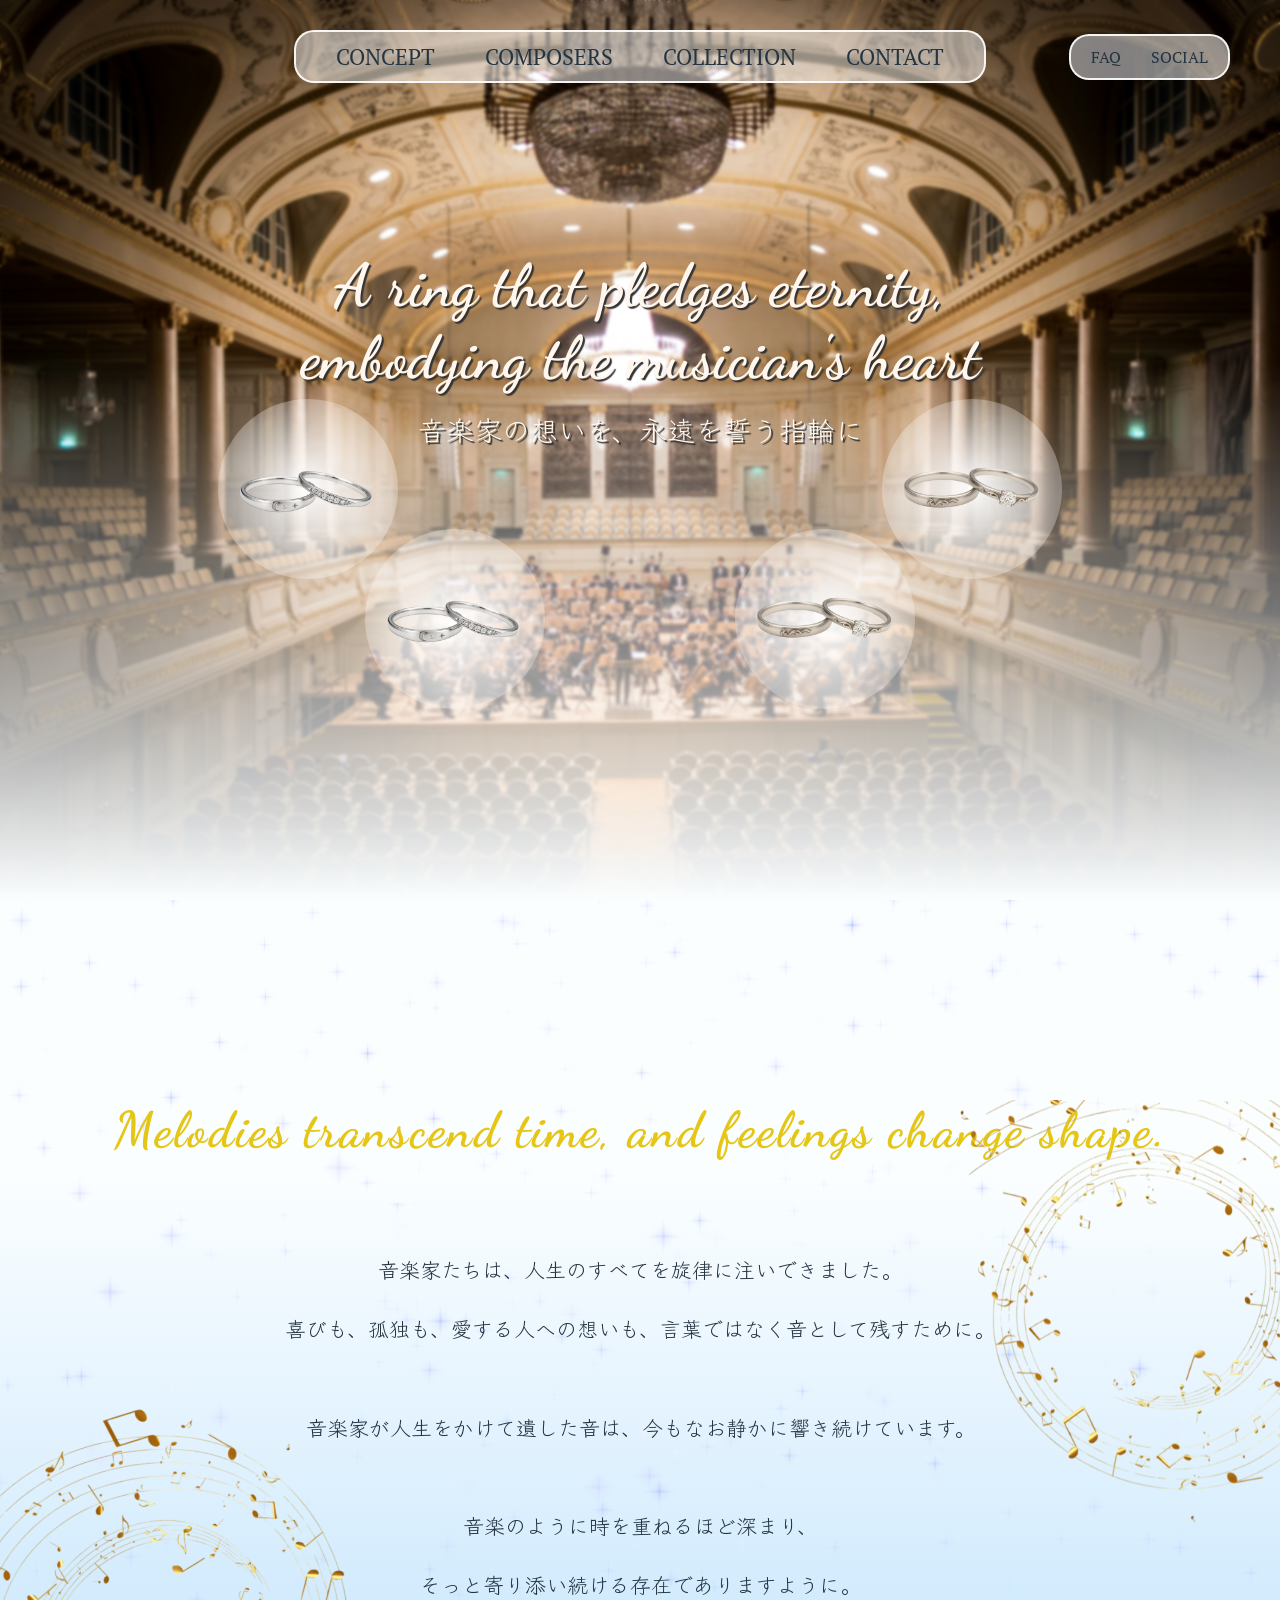
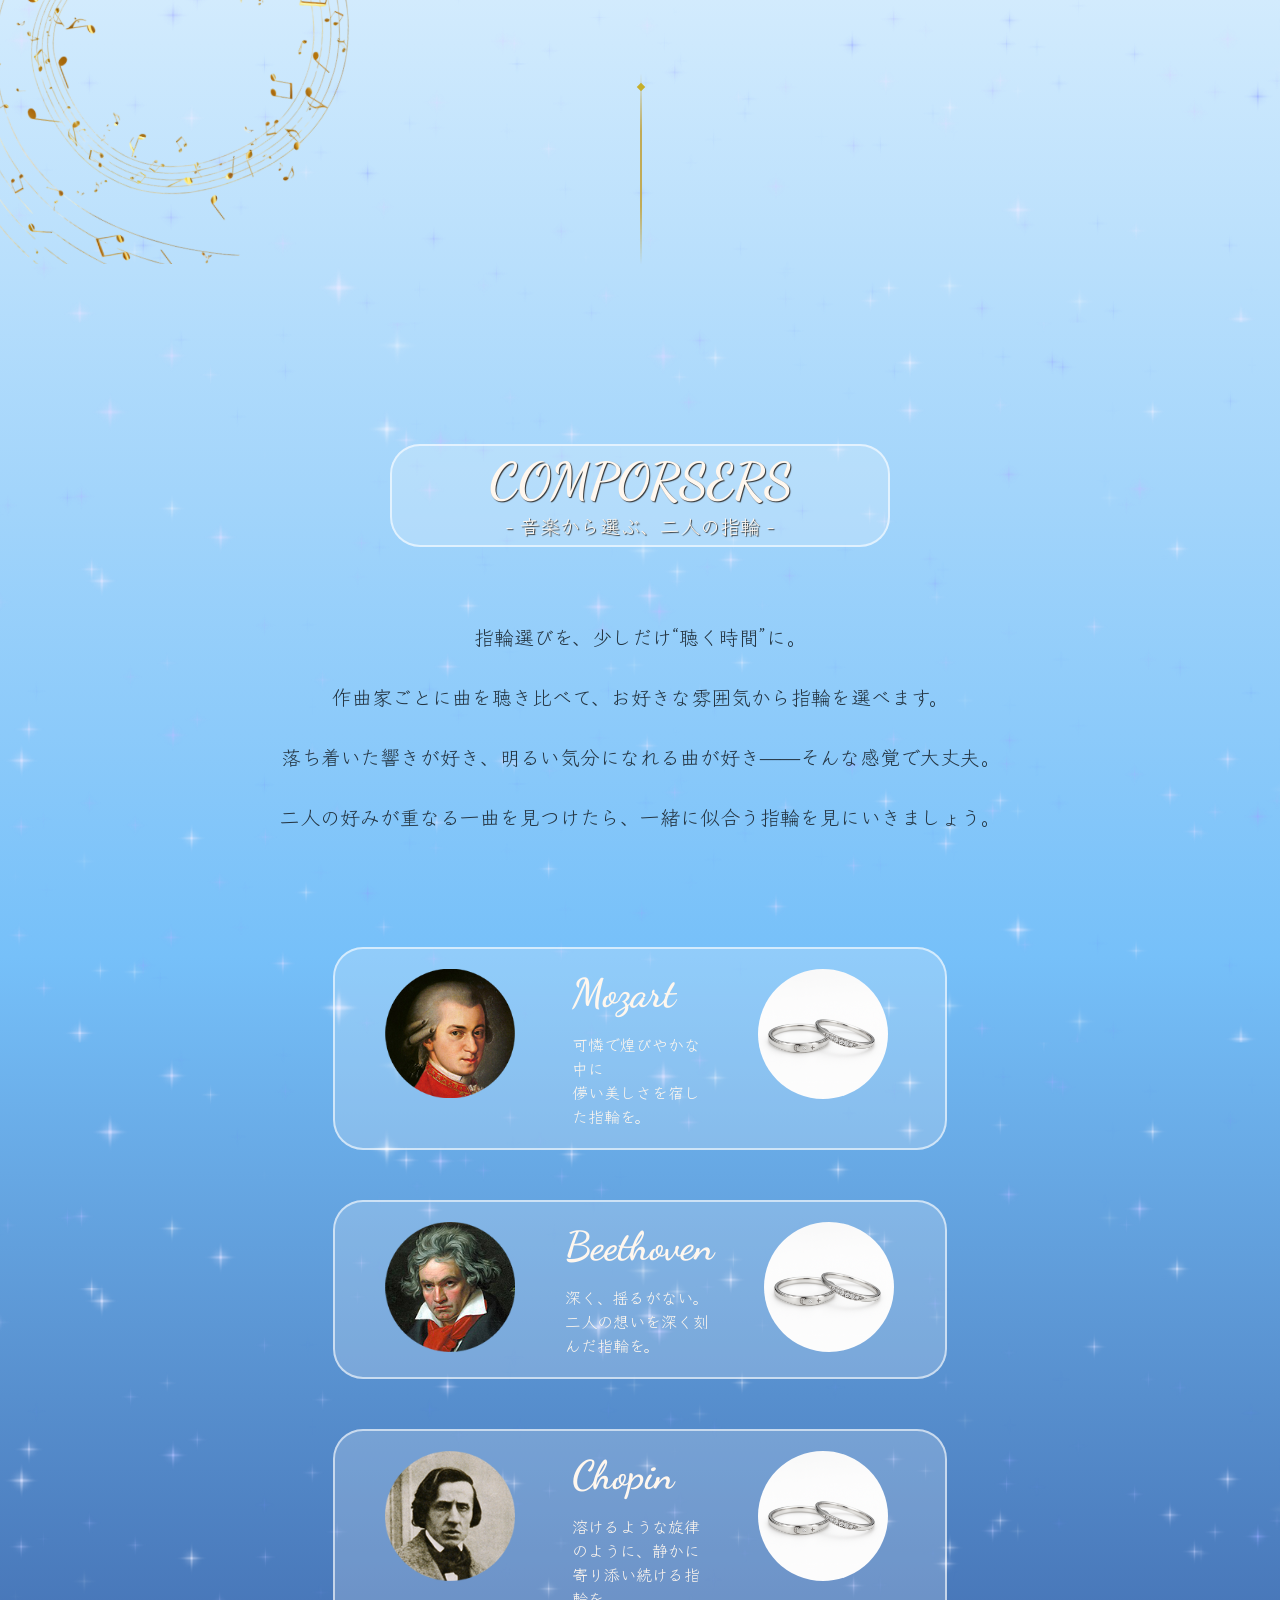
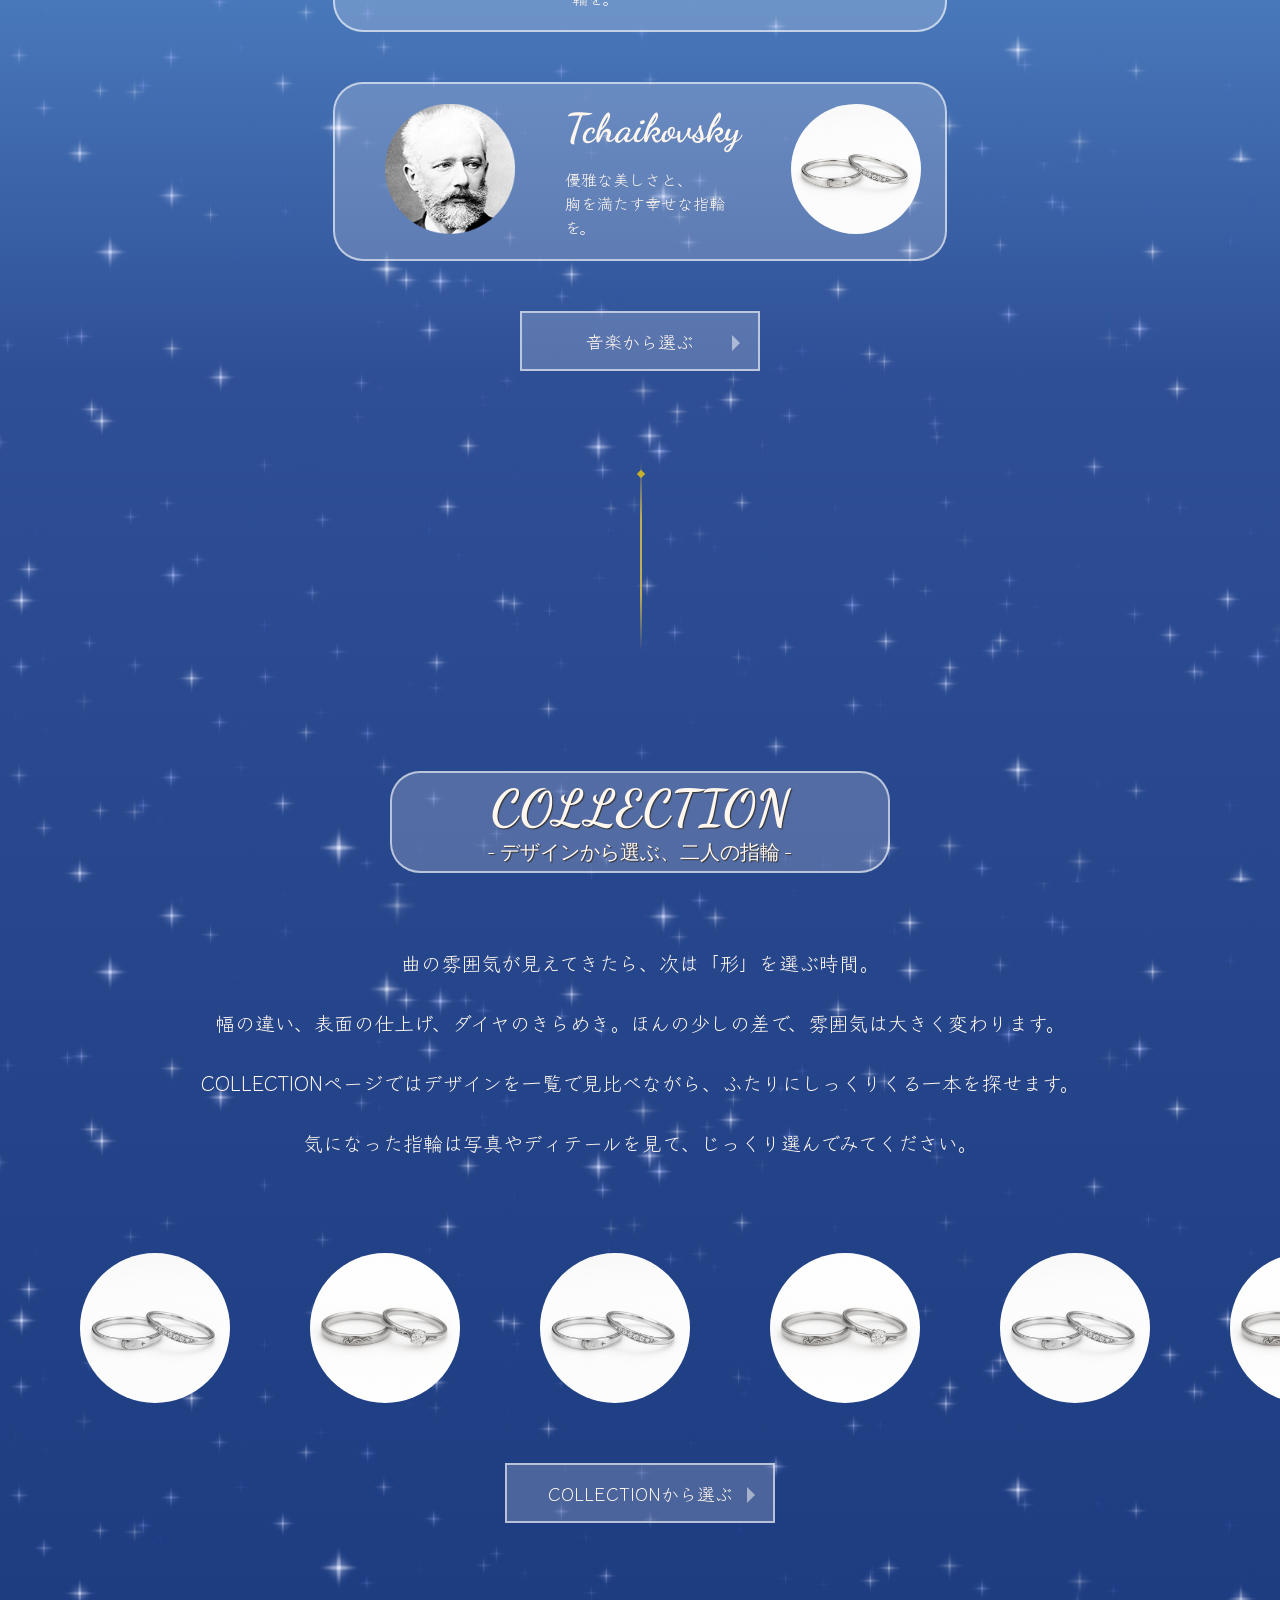
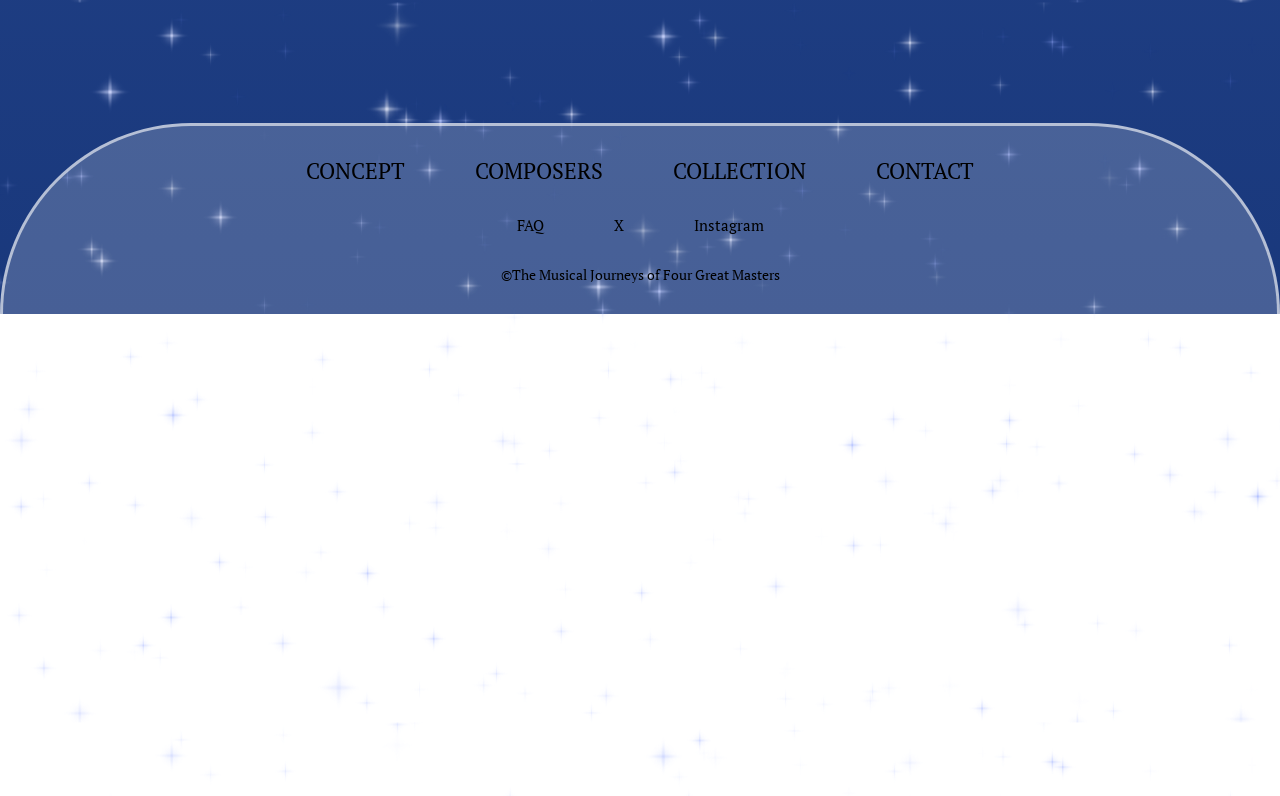
<file: index.html>
<!DOCTYPE html>
<html lang="ja">

<head>
    <meta charset="UTF-8">
    <meta name="description" content="音楽家 タイムライン">
    <meta name="viewport" content="width=device-width, initial-scale=1.0">
    <link rel="stylesheet" href="css/style.css">
    <link rel="preconnect" href="https://fonts.googleapis.com">
    <link rel="preconnect" href="https://fonts.gstatic.com" crossorigin>
    <link href="https://fonts.googleapis.com/css2?family=Klee+One&display=swap" rel="stylesheet">
    <link rel="preconnect" href="https://fonts.googleapis.com">
    <link rel="preconnect" href="https://fonts.gstatic.com" crossorigin>
    <link
        href="https://fonts.googleapis.com/css2?family=Klee+One&family=Noto+Serif+JP:wght@200..900&family=PT+Serif:ital,wght@0,400;0,700;1,400;1,700&display=swap"
        rel="stylesheet">
    <link rel="preconnect" href="https://fonts.googleapis.com">
    <link rel="preconnect" href="https://fonts.gstatic.com" crossorigin>
    <link
        href="https://fonts.googleapis.com/css2?family=Dancing+Script:wght@400..700&family=Klee+One&family=Noto+Serif+JP:wght@200..900&family=PT+Serif:ital,wght@0,400;0,700;1,400;1,700&display=swap"
        rel="stylesheet">
    <meta name="robots" content="noindex">
    <title>音楽家 タイムライン</title>
</head>

<body>
    <header>
        <div class="left">
            <span></span>
            <span></span>
            <span></span>
        </div>
        <nav>
            <ul>
                <li><a href="./index.html">CONCEPT</a></li>
                <li><a href="./comporsers.html">COMPOSERS</a></li>
                <li><a href="./collection.html">COLLECTION</a></li>
                <li><a href="./contact.html">CONTACT</a></li>
            </ul>
        </nav>
        <div class="right iro">
            <ul>
                <li><a href="#">FAQ</a></li>
                <li>SOCIAL
                    <ul class="social">
                        <li><a class="sns" href="#">X</a></li>
                        <li><a class="sns" href="#">Instagram</a></li>
                    </ul>
                </li>
            </ul>
        </div>
    </header>
    <a class="backbutton" href="#backbutton">
        TOPに戻る
    </a>
    <div class="gradation" id="backbutton">
        <main>
            <div class="section1">
                <div class="text1">
                    <h1>A ring that pledges eternity,<br>
                        embodying the musician's heart</h1>
                    <p>音楽家の想いを、永遠を誓う指輪に</p>
                </div>
                <div class="rings">
                    <div class="ue">
                        <div class="topring">
                            <img src="./img/B_gekkou-kiritori.png" alt="B_gekkou">
                        </div>
                        <div class="topring">
                            <img src="./img/B_elize-kiritori.png" alt="elize">
                        </div>
                    </div>
                    <div class="shita">
                        <div class="topring">
                            <img src="./img/B_gekkou-kiritori.png" alt="B_gekkou">
                        </div>
                        <div class="topring">
                            <img src="./img/B_elize-kiritori.png" alt="elize">
                        </div>
                    </div>
                </div>
            </div>
            <div>
                <!-- <p class="backbutton"> -->
                <!-- </p> -->
            </div>
            <div class="poem">
                <h2 class="huwa">Melodies transcend time, and feelings change shape.</h2>
                <div class="poemcontent">
                    <p class="huwa">音楽家たちは、人生のすべてを旋律に注いできました。<br>
                        喜びも、孤独も、愛する人への想いも、言葉ではなく音として残すために。<br>
                    </p>
                    <p class="huwa">
                        音楽家が人生をかけて遺した音は、今もなお静かに響き続けています。<br>
                    </p>
                    <p class="huwa">
                        音楽のように時を重ねるほど深まり、<br>
                        そっと寄り添い続ける存在でありますように。<br>

                    </p>
                </div>
                <div class="border huwa">
                    <img src="./img/spacer.png" alt="spacer">
                </div>
            </div>
            <div class="listenMusic">
                <div class="categorytitle huwa">
                    <h2>COMPORSERS</h2>
                    <span>- 音楽から選ぶ、二人の指輪 -</span>
                </div>
                <p class="annai huwa">指輪選びを、少しだけ“聴く時間”に。<br>
                    作曲家ごとに曲を聴き比べて、お好きな雰囲気から指輪を選べます。<br>
                    落ち着いた響きが好き、明るい気分になれる曲が好き——そんな感覚で大丈夫。<br>
                    二人の好みが重なる一曲を見つけたら、一緒に似合う指輪を見にいきましょう。
                </p>
                <ul class="category">
                    <li class="huwa">
                        <a href="./comporsers.html">
                            <div class="categoryleft">
                                <img src="./img/Mozartーkao.png" alt="Mozart">
                            </div>
                            <div class="categorycenter">
                                <h3>Mozart</h3>
                                <p>可憐で煌びやかな中に<br>儚い美しさを宿した指輪を。</p>
                            </div>
                            <div class="categoryright">
                                <img src="./img/B_gekkou.png" alt="B_gekkou">
                            </div>
                        </a>
                    </li>
                    <li class="huwa">
                        <a href="./comporsers.html">
                            <div class="categoryleft">
                                <img src="./img/Beethoven-kao.png" alt="Beethoven">
                            </div>
                            <div class="categorycenter">
                                <h3>Beethoven</h3>
                                <p>深く、揺るがない。<br>二人の想いを深く刻んだ指輪を。</p>
                            </div>
                            <div class="categoryright">
                                <img src="./img/B_gekkou.png" alt="B_gekkou">
                            </div>
                        </a>
                    </li>
                    <li class="huwa">
                        <a href="./comporsers.html">
                            <div class="categoryleft">
                                <img src="./img/chopin-kao.png" alt="Chopin">
                            </div>
                            <div class="categorycenter">
                                <h3>Chopin</h3>
                                <p>溶けるような旋律のように、静かに寄り添い続ける指輪を。</p>
                            </div>
                            <div class="categoryright">
                                <img src="./img/B_gekkou.png" alt="B_gekkou">
                            </div>
                        </a>
                    </li>
                    <li class="huwa">
                        <a href="./comporsers.html">
                            <div class="categoryleft">
                                <img src="./img/Tchaikovsky-kao.png" alt="Tchaikovsky">
                            </div>
                            <div class="categorycenter">
                                <h3>Tchaikovsky</h3>
                                <p>優雅な美しさと、<br>胸を満たす幸せな指輪を。</p>
                            </div>
                            <div class="categoryright">
                                <img src="./img/B_gekkou.png" alt="B_gekkou">
                            </div>
                        </a>
                    </li>
                </ul>
                <p class="huwa">
                    <a class="button" href="./comporsers.html">
                        音楽から選ぶ
                    </a>
                </p>
                <div class="border huwa">
                    <img src="./img/spacer.png" alt="spacer">
                </div>
            </div>
            <div class="collection">
                <div class="collectiontitle huwa">
                    <h2>COLLECTION</h2>
                    <span>- デザインから選ぶ、二人の指輪 -</span>
                </div>
                <p class="annai huwa">曲の雰囲気が見えてきたら、次は「形」を選ぶ時間。<br>
                    幅の違い、表面の仕上げ、ダイヤのきらめき。<br class="br">ほんの少しの差で、雰囲気は大きく変わります。<br>
                    COLLECTIONページではデザインを一覧で見比べながら、<br class="br">ふたりにしっくりくる一本を探せます。<br>
                    気になった指輪は写真やディテールを見て、<br class="br">じっくり選んでみてください。</p>
                <div class="ringCollection huwa">
                    <div class="top">
                        <ul>
                            <li><img src="./img/B_gekkou.png" alt=""></li>
                            <li><img src="./img/B_elize.png" alt=""></li>
                            <li><img src="./img/B_gekkou.png" alt=""></li>
                            <li><img src="./img/B_elize.png" alt=""></li>
                            <li><img src="./img/B_gekkou.png" alt=""></li>
                            <li><img src="./img/B_elize.png" alt=""></li>
                            <li><img src="./img/B_gekkou.png" alt=""></li>
                            <li><img src="./img/B_elize.png" alt=""></li>
                        </ul>
                        <ul>
                            <li><img src="./img/B_gekkou.png" alt=""></li>
                            <li><img src="./img/B_elize.png" alt=""></li>
                            <li><img src="./img/B_gekkou.png" alt=""></li>
                            <li><img src="./img/B_elize.png" alt=""></li>
                            <li><img src="./img/B_gekkou.png" alt=""></li>
                            <li><img src="./img/B_elize.png" alt=""></li>
                            <li><img src="./img/B_gekkou.png" alt=""></li>
                            <li><img src="./img/B_elize.png" alt=""></li>
                        </ul>
                    </div>
                </div>
                <p class="huwa">
                    <a class="button" href="./collection.html">
                        COLLECTIONから選ぶ
                    </a>
                </p>
            </div>
        </main>
        <footer>
            <nav>
                <ul>
                    <li><a href="./index.html">CONCEPT</a></li>
                    <li><a href="./comporsers.html">COMPOSERS</a></li>
                    <li><a href="./collection.html">COLLECTION</a></li>
                    <li><a href="./contact.html">CONTACT</a></li>
                </ul>
            </nav>
            <div class="detailfooter">
                <ul>
                    <li><a href="#">FAQ</a></li>
                    <li><a href="#">X</a></li>
                    <li><a href="#">Instagram</a></li>
                </ul>
            </div>
            <span>&copy;The Musical Journeys of Four Great Masters</span>
        </footer>
    </div>
    <script src="./js/script.js"></script>
</body>

</html>
</file>
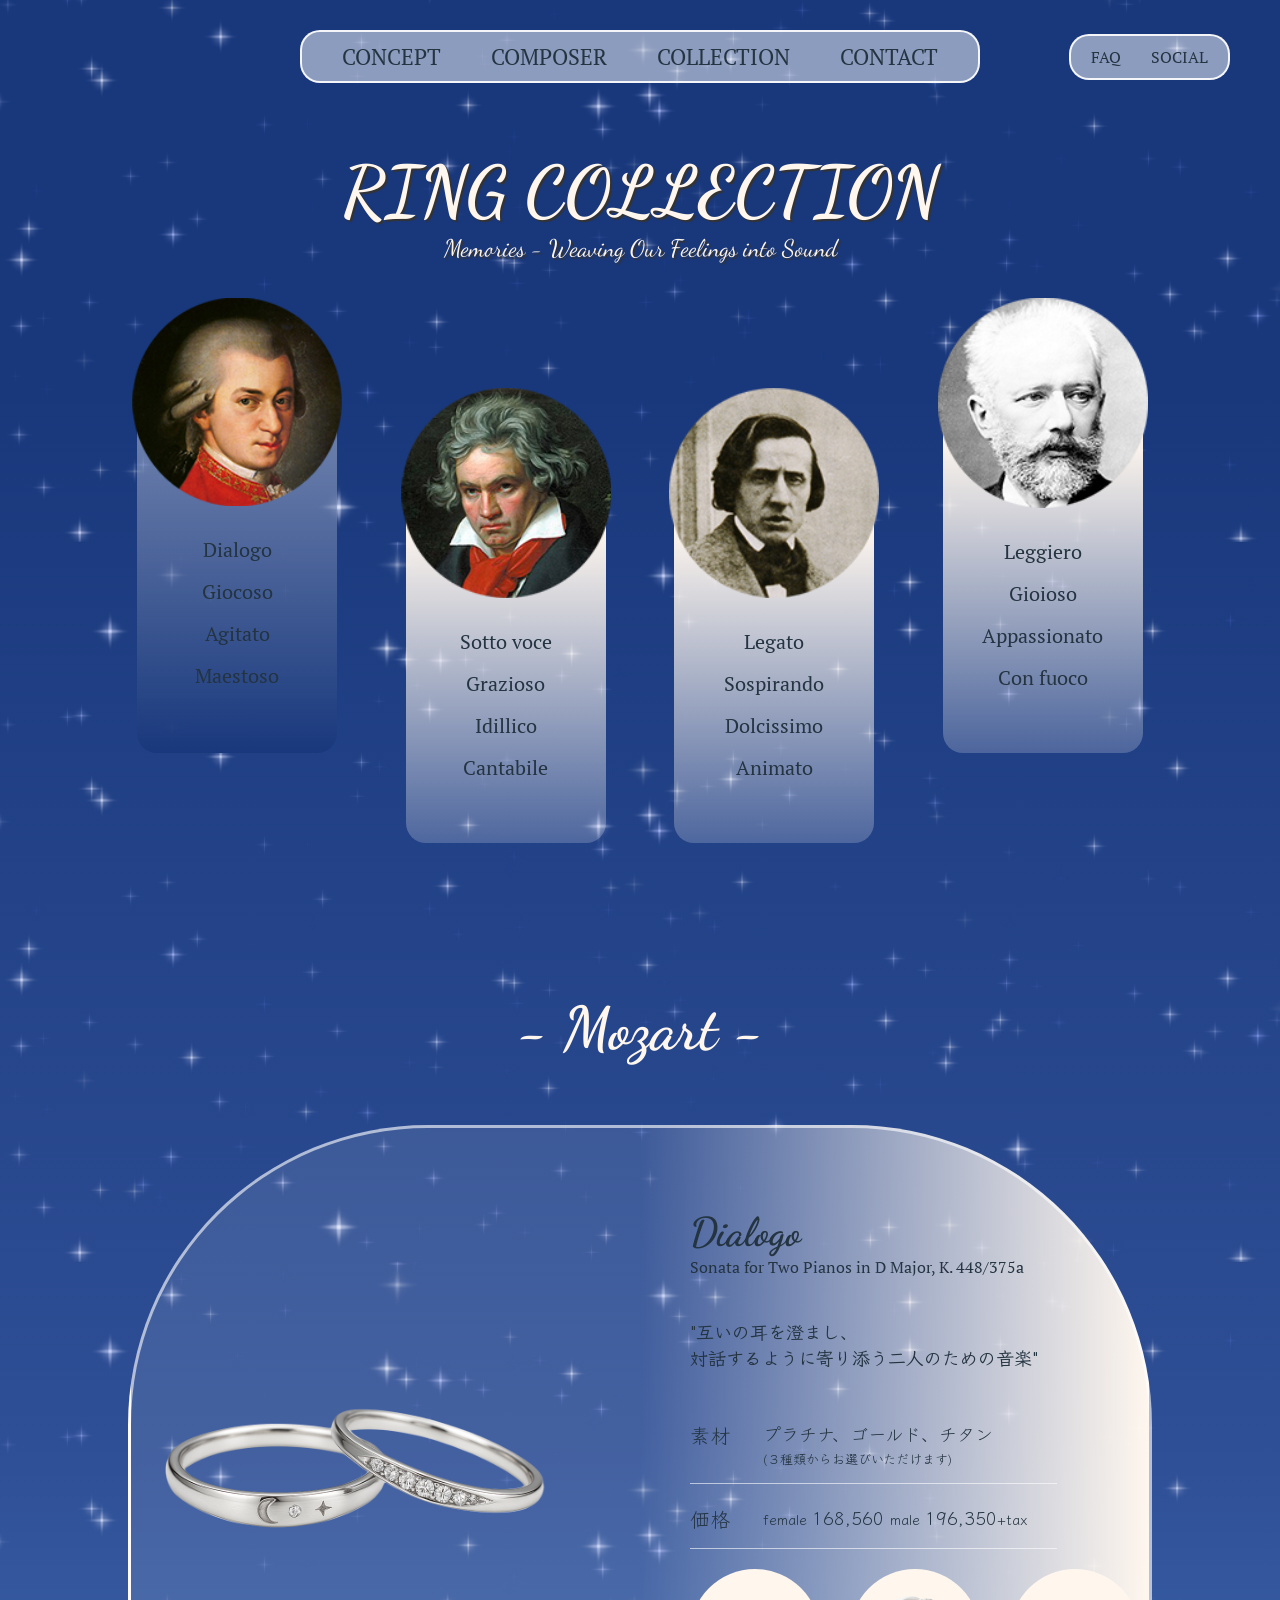
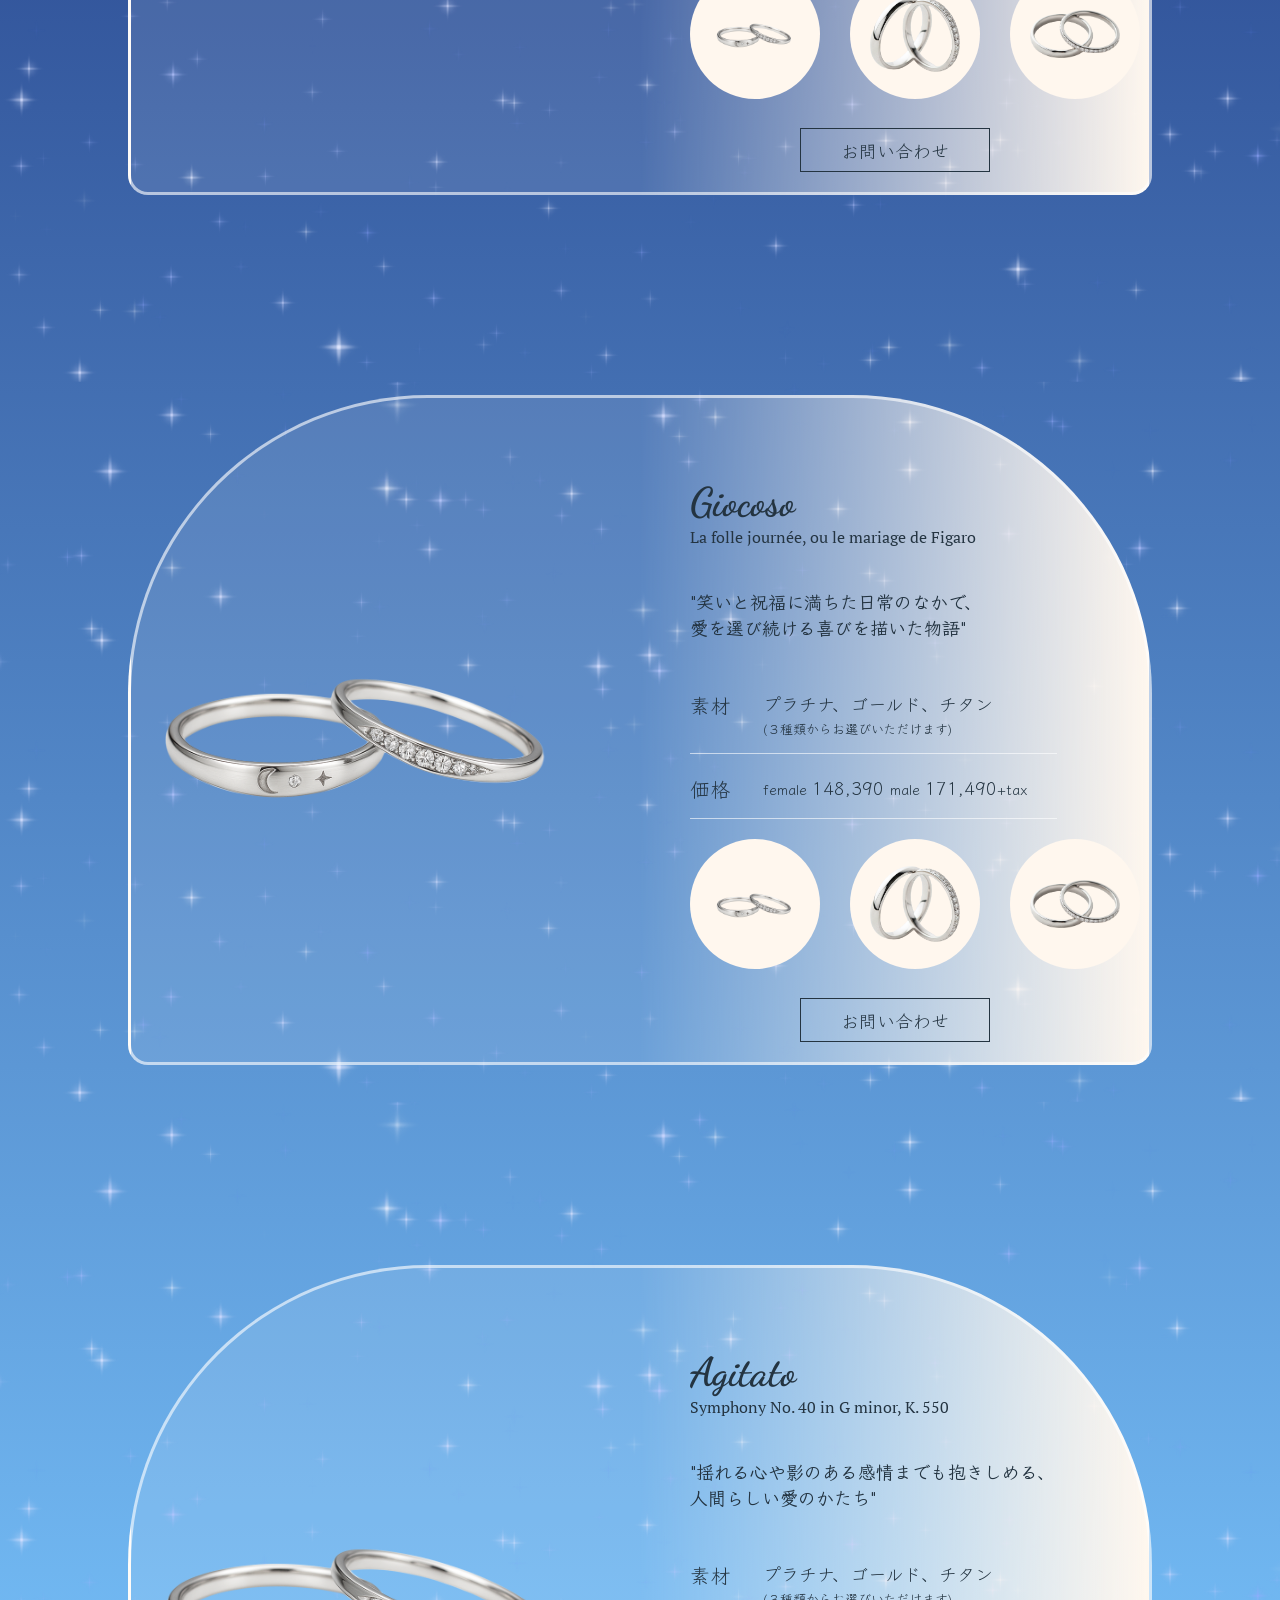
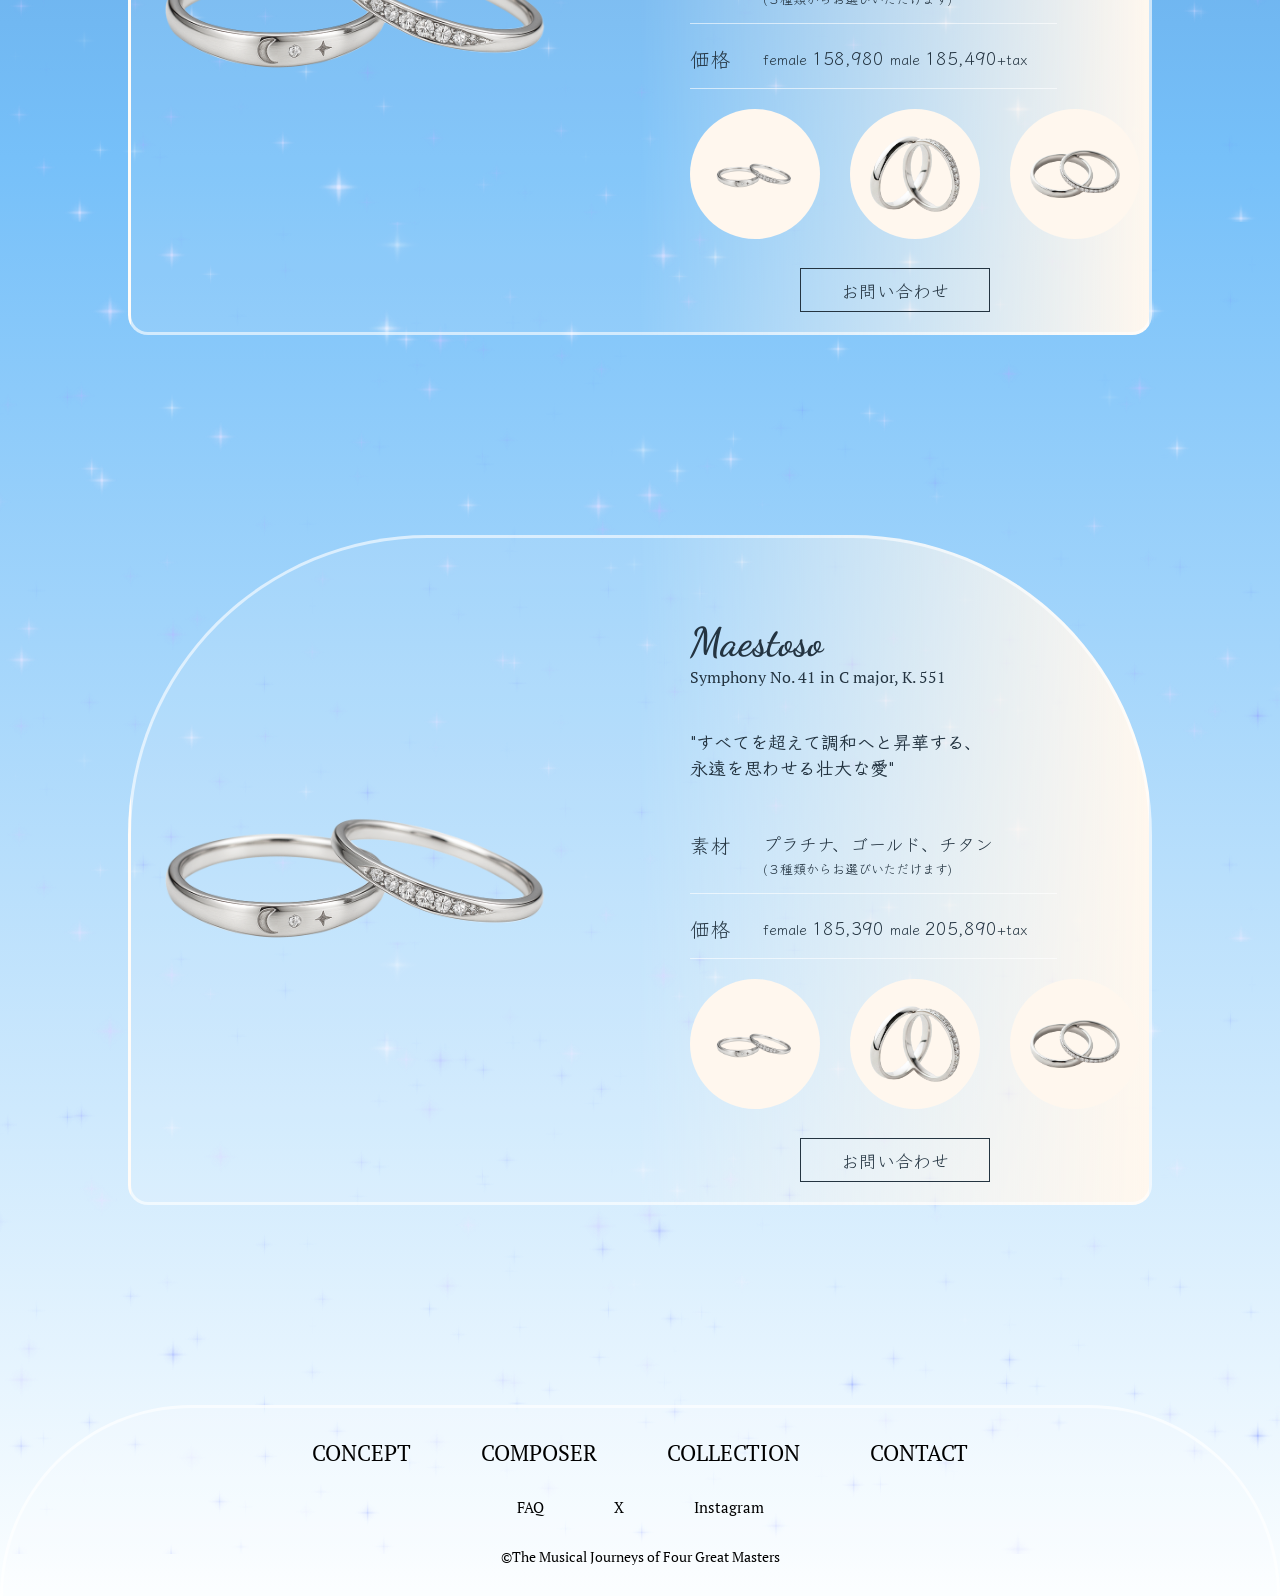
<file: collection.html>
<!DOCTYPE html>
<html lang="ja">

<head>
    <meta charset="UTF-8">
    <meta name="description" content="音楽家 タイムライン">
    <meta name="viewport" content="width=device-width, initial-scale=1.0">
    <link rel="stylesheet" href="css/collection.css">
    <link rel="preconnect" href="https://fonts.googleapis.com">
    <link rel="preconnect" href="https://fonts.gstatic.com" crossorigin>
    <link href="https://fonts.googleapis.com/css2?family=Klee+One&display=swap" rel="stylesheet">
    <link rel="preconnect" href="https://fonts.googleapis.com">
    <link rel="preconnect" href="https://fonts.gstatic.com" crossorigin>
    <link
        href="https://fonts.googleapis.com/css2?family=Klee+One&family=Noto+Serif+JP:wght@200..900&family=PT+Serif:ital,wght@0,400;0,700;1,400;1,700&display=swap"
        rel="stylesheet">
    <link rel="preconnect" href="https://fonts.googleapis.com">
    <link rel="preconnect" href="https://fonts.gstatic.com" crossorigin>
    <link
        href="https://fonts.googleapis.com/css2?family=Dancing+Script:wght@400..700&family=Klee+One&family=Noto+Serif+JP:wght@200..900&family=PT+Serif:ital,wght@0,400;0,700;1,400;1,700&display=swap"
        rel="stylesheet">
    <meta name="robots" content="noindex">
    <title>音楽家 タイムライン</title>
</head>

<body>
    <header>
        <div class="left">
            <span></span>
            <span></span>
            <span></span>
        </div>
        <nav>
            <ul>
                <li><a href="./index.html">CONCEPT</a></li>
                <li><a href="./comporsers.html">COMPOSER</a></li>
                <li><a href="./collection.html">COLLECTION</a></li>
                <li><a href="./contact.html">CONTACT</a></li>
            </ul>
        </nav>
        <div class="right">
            <ul>
                <li><a href="#">FAQ</a></li>
                <li>SOCIAL
                    <ul class="social">
                        <li><a href="#">X</a></li>
                        <li><a href="#">Instagram</a></li>
                    </ul>
                </li>
            </ul>
        </div>
    </header>
    <div class="gradation">
        <main>
            <div class="top">
                <div class="title">
                    <h1 id="backbutton">RING COLLECTION</h1>
                    <span>Memories - Weaving Our Feelings into Sound</span>
                </div>
            </div>
            <div class="comporser">
                <div class="comporserInner">
                    <ul class="list">
                        <li class="comporserContent active" data-tab="mozart">
                            <a href="#namecontent" class="kao">
                                <img src="./img/Mozartーkao.png" alt="Mozart">
                            </a>
                            <ul class="playlist">
                                <li>
                                    <a href="#Dialogo">Dialogo</a>
                                </li>
                                <li>
                                    <a href="#Giocoso">Giocoso</a>
                                </li>
                                <li>
                                    <a href="#Agitato">Agitato</a>
                                </li>
                                <li>
                                    <a href="#Maestoso">Maestoso</a>
                                </li>
                            </ul>
                        </li>
                        <li class="comporserContent" data-tab="beethoven">
                            <a href="#namecontent" class="kao">
                                <img src="./img/Beethoven-kao.png" alt="Beethoven">
                            </a>
                            <ul class="playlist">
                                <li>
                                    <a href="#Sotto-voce">Sotto voce</a>
                                </li>
                                <li>
                                    <a href="#Grazioso">Grazioso</a>
                                </li>
                                <li>
                                    <a href="#Idillico">Idillico</a>
                                </li>
                                <li>
                                    <a href="#Cantabile">Cantabile</a>
                                </li>
                            </ul>
                        </li>
                        <li class="comporserContent" data-tab="chopin">
                            <a href="#namecontent" class="kao">
                                <img src="./img/chopin-kao.png" alt="Chopin">
                            </a>
                            <ul class="playlist">
                                <li>
                                    <a href="#Legato">Legato</a>
                                </li>
                                <li>
                                    <a href="#Sospirando">Sospirando</a>
                                </li>
                                <li>
                                    <a href="#Dolcissimo">Dolcissimo</a>
                                </li>
                                <li>
                                    <a href="#Animato">Animato</a>
                                </li>
                            </ul>
                        </li>
                        <li class="comporserContent" data-tab="tchaikovsky">
                            <a href="#namecontent" class="kao">
                                <img src="./img/Tchaikovsky-kao.png" alt="Tchaikovsky">
                            </a>
                            <ul class="playlist">
                                <li>
                                    <a href="#Leggiero">Leggiero</a>
                                </li>
                                <li>
                                    <a href="#Gioioso">Gioioso</a>
                                </li>
                                <li>
                                    <a href="#Appassionamento">Appassionato</a>
                                </li>
                                <li>
                                    <a href="#Con-fuoco">Con fuoco</a>
                                </li>
                            </ul>
                        </li>
                    </ul>
                </div>
                <div>
                    <p class="backbutton">
                        <a href="#backbutton">
                            TOPに戻る
                        </a>
                    </p>
                </div>
            </div>
            <div class="name" id="namecontent">
                <h2>- Mozart -</h2>
            </div>
            <div class="collectionContent">
                <ul class="mozart commun active" id="mozart">
                    <li class="communInner">
                        <div class="hidari">
                            <img id="Dialogo" src="./img/B_gekkou-kiritori.png" alt="ring1">
                        </div>
                        <div class="migi">
                            <h2>Dialogo</h2>
                            <span class="kyoku">Sonata for Two Pianos in D Major, K. 448/375a</span>
                            <h3>"互いの耳を澄まし、<br>対話するように寄り添う二人のための音楽"</h3>
                            <dl>
                                <dt>素材</dt>
                                <dd>プラチナ、ゴールド、チタン<span class="select">(３種類からお選びいただけます)</span></dd>
                                <dt>価格</dt>
                                <dd><span class="seibetu">female</span>168,560
                                    <span class="seibetu">male</span>196,350<span class="tax">+tax</span>
                                </dd>
                            </dl>
                            <div class="sankou">
                                <div class="back">
                                    <img src="./img/B_gekkou-kiritori.png" alt="B_gekkou">
                                </div>
                                <div class="back">
                                    <img src="./img/ringtop.png " alt="top">
                                </div>
                                <div class="back">
                                    <img src="./img/ringue.png" alt="ue">
                                </div>
                            </div>
                            <p class="contact"><a href="./contact.html">お問い合わせ</a></p>
                        </div>
                    </li>
                    <li class="communInner">
                        <div class="hidari">
                            <img id="Giocoso" src="./img/B_gekkou-kiritori.png" alt="ring1">
                        </div>
                        <div class="migi">
                            <h2>Giocoso</h2>
                            <span class="kyoku">La folle journée, ou le mariage de Figaro</span>
                            <h3>"笑いと祝福に満ちた日常のなかで、<br>愛を選び続ける喜びを描いた物語"</h3>
                            <dl>
                                <dt>素材</dt>
                                <dd>プラチナ、ゴールド、チタン<span class="select">(３種類からお選びいただけます)</span></dd>
                                <dt>価格</dt>
                                <dd><span class="seibetu">female</span>148,390
                                    <span class="seibetu">male</span>171,490<span class="tax">+tax</span></dd>
                            </dl>
                            <div class="sankou">
                                <div class="back">
                                    <img src="./img/B_gekkou-kiritori.png" alt="B_gekkou">
                                </div>
                                <div class="back">
                                    <img src="./img/ringtop.png " alt="top">
                                </div>
                                <div class="back">
                                    <img src="./img/ringue.png" alt="ue">
                                </div>
                            </div>
                            <p class="contact"><a href="./contact.html">お問い合わせ</a></p>
                        </div>
                    </li>
                    <li class="communInner">
                        <div class="hidari">
                            <img id="Agitato" src="./img/B_gekkou-kiritori.png" alt="ring1">
                        </div>
                        <div class="migi">
                            <h2>Agitato</h2>
                            <span class="kyoku">Symphony No. 40 in G minor, K. 550</span>
                            <h3>"揺れる心や影のある感情までも抱きしめる、<br>人間らしい愛のかたち"</h3>
                            <dl>
                                <dt>素材</dt>
                                <dd>プラチナ、ゴールド、チタン<span class="select">(３種類からお選びいただけます)</span></dd>
                                <dt>価格</dt>
                                <dd><span class="seibetu">female</span>158,980
                                    <span class="seibetu">male</span>185,490<span class="tax">+tax</span></dd>
                            </dl>
                            <div class="sankou">
                                <div class="back">
                                    <img src="./img/B_gekkou-kiritori.png" alt="B_gekkou">
                                </div>
                                <div class="back">
                                    <img src="./img/ringtop.png " alt="top">
                                </div>
                                <div class="back">
                                    <img src="./img/ringue.png" alt="ue">
                                </div>
                            </div>
                            <p class="contact"><a href="./contact.html">お問い合わせ</a></p>
                        </div>
                    </li>
                    <li class="communInner">
                        <div class="hidari">
                            <img id="Maestoso" src="./img/B_gekkou-kiritori.png" alt="ring1">
                        </div>
                        <div class="migi">
                            <h2>Maestoso</h2>
                            <span class="kyoku">Symphony No. 41 in C major, K. 551</span>
                            <h3>"すべてを超えて調和へと昇華する、<br>永遠を思わせる壮大な愛"</h3>
                            <dl>
                                <dt>素材</dt>
                                <dd>プラチナ、ゴールド、チタン<span class="select">(３種類からお選びいただけます)</span></dd>
                                <dt>価格</dt>
                                <dd><span class="seibetu">female</span>185,390
                                    <span class="seibetu">male</span>205,890<span class="tax">+tax</span></dd>
                            </dl>
                            <div class="sankou">
                                <div class="back">
                                    <img src="./img/B_gekkou-kiritori.png" alt="B_gekkou">
                                </div>
                                <div class="back">
                                    <img src="./img/ringtop.png " alt="top">
                                </div>
                                <div class="back">
                                    <img src="./img/ringue.png" alt="ue">
                                </div>
                            </div>
                            <p class="contact"><a href="./contact.html">お問い合わせ</a></p>
                        </div>
                    </li>
                </ul>
                <ul class="Beethoven commun" id="beethoven">
                    <li class="communInner">
                        <div class="hidari">
                            <img id="Sotto-voce" src="./img/B_gekkou-kiritori.png" alt="ring1">
                        </div>
                        <div class="migi">
                            <h2>Sotto voce</h2>
                            <span class="kyoku">Sonata for Two Pianos in D Major, K. 448/375a</span>
                            <h3>"互いの耳を澄まし、<br>対話するように寄り添う二人のための音楽"</h3>
                            <dl>
                                <dt>素材</dt>
                                <dd>プラチナ、ゴールド、チタン<span class="select">(３種類からお選びいただけます)</span></dd>
                                <dt>価格</dt>
                                <dd><span class="seibetu">female</span>148,390
                                    <span class="seibetu">male</span>171,490<span class="tax">+tax</span></dd>
                            </dl>
                            <div class="sankou">
                                <div class="back">
                                    <img src="./img/B_gekkou-kiritori.png" alt="B_gekkou">
                                </div>
                                <div class="back">
                                    <img src="./img/ringtop.png " alt="top">
                                </div>
                                <div class="back">
                                    <img src="./img/ringue.png" alt="ue">
                                </div>
                            </div>
                            <p class="contact"><a href="./contact.html">お問い合わせ</a></p>
                        </div>
                    </li>
                    <li class="communInner">
                        <div class="hidari">
                            <img id="Grazioso" src="./img/B_gekkou-kiritori.png" alt="ring1">
                        </div>
                        <div class="migi">
                            <h2>Grazioso</h2>
                            <span class="kyoku">La folle journée, ou le mariage de Figaro</span>
                            <h3>"笑いと祝福に満ちた日常のなかで、<br>愛を選び続ける喜びを描いた物語"</h3>
                            <dl>
                                <dt>素材</dt>
                                <dd>プラチナ、ゴールド、チタン<span class="select">(３種類からお選びいただけます)</span></dd>
                                <dt>価格</dt>
                                <dd><span class="seibetu">female</span>148,390
                                    <span class="seibetu">male</span>171,490<span class="tax">+tax</span>
                                </dd>
                            </dl>
                            <div class="sankou">
                                <div class="back">
                                    <img src="./img/B_gekkou-kiritori.png" alt="B_gekkou">
                                </div>
                                <div class="back">
                                    <img src="./img/ringtop.png " alt="top">
                                </div>
                                <div class="back">
                                    <img src="./img/ringue.png" alt="ue">
                                </div>
                            </div>
                            <p class="contact"><a href="./contact.html">お問い合わせ</a></p>
                        </div>
                    </li>
                    <li class="communInner">
                        <div class="hidari">
                            <img id="Idillico" src="./img/B_gekkou-kiritori.png" alt="ring1">
                        </div>
                        <div class="migi">
                            <h2>Idillico</h2>
                            <span class="kyoku">Symphony No. 40 in G minor, K. 550</span>
                            <h3>"揺れる心や影のある感情までも抱きしめる、<br>人間らしい愛のかたち"</h3>
                            <dl>
                                <dt>素材</dt>
                                <dd>プラチナ、ゴールド、チタン<span class="select">(３種類からお選びいただけます)</span></dd>
                                <dt>価格</dt>
                                <dd><span class="seibetu">female</span>148,390
                                    <span class="seibetu">male</span>171,490<span class="tax">+tax</span></dd>
                            </dl>
                            <div class="sankou">
                                <div class="back">
                                    <img src="./img/B_gekkou-kiritori.png" alt="B_gekkou">
                                </div>
                                <div class="back">
                                    <img src="./img/ringtop.png " alt="top">
                                </div>
                                <div class="back">
                                    <img src="./img/ringue.png" alt="ue">
                                </div>
                            </div>
                            <p class="contact"><a href="./contact.html">お問い合わせ</a></p>
                        </div>
                    </li>
                    <li class="communInner">
                        <div class="hidari">
                            <img id="Cantabile" src="./img/B_gekkou-kiritori.png" alt="ring1">
                        </div>
                        <div class="migi">
                            <h2>Cantabile</h2>
                            <span class="kyoku">Symphony No. 41 in C major, K. 551</span>
                            <h3>"すべてを超えて調和へと昇華する、<br>永遠を思わせる壮大な愛"</h3>
                            <dl>
                                <dt>素材</dt>
                                <dd>プラチナ、ゴールド、チタン<span class="select">(３種類からお選びいただけます)</span></dd>
                                <dt>価格</dt>
                                <dd><span class="seibetu">female</span>148,390
                                    <span class="seibetu">male</span>171,490<span class="tax">+tax</span></dd>
                            </dl>
                            <div class="sankou">
                                <div class="back">
                                    <img src="./img/B_gekkou-kiritori.png" alt="B_gekkou">
                                </div>
                                <div class="back">
                                    <img src="./img/ringtop.png " alt="top">
                                </div>
                                <div class="back">
                                    <img src="./img/ringue.png" alt="ue">
                                </div>
                            </div>
                            <p class="contact"><a href="./contact.html">お問い合わせ</a></p>
                        </div>
                    </li>
                </ul>
                <ul class="Chopin commun" id="chopin">
                    <li class="communInner">
                        <div class="hidari">
                            <img id="Legato" src="./img/B_gekkou-kiritori.png" alt="ring1">
                        </div>
                        <div class="migi">
                            <h2>Legato</h2>
                            <span class="kyoku">Sonata for Two Pianos in D Major, K. 448/375a</span>
                            <h3>"互いの耳を澄まし、<br>対話するように寄り添う二人のための音楽"</h3>
                            <dl>
                                <dt>素材</dt>
                                <dd>プラチナ、ゴールド、チタン<span class="select">(３種類からお選びいただけます)</span></dd>
                                <dt>価格</dt>
                                <dd><span class="seibetu">female</span>168,560
                                    <span class="seibetu">male</span>196,350<span class="tax">+tax</span></dd>
                            </dl>
                            <div class="sankou">
                                <div class="back">
                                    <img src="./img/B_gekkou-kiritori.png" alt="B_gekkou">
                                </div>
                                <div class="back">
                                    <img src="./img/ringtop.png " alt="top">
                                </div>
                                <div class="back">
                                    <img src="./img/ringue.png" alt="ue">
                                </div>
                            </div>
                            <p class="contact"><a href="./contact.html">お問い合わせ</a></p>
                        </div>
                    </li>
                    <li class="communInner">
                        <div class="hidari">
                            <img id="Sospirando" src="./img/B_gekkou-kiritori.png" alt="ring1">
                        </div>
                        <div class="migi">
                            <h2>Sospirando</h2>
                            <span class="kyoku">La folle journée, ou le mariage de Figaro</span>
                            <h3>"笑いと祝福に満ちた日常のなかで、<br>愛を選び続ける喜びを描いた物語"</h3>
                            <dl>
                                <dt>素材</dt>
                                <dd>プラチナ、ゴールド、チタン<span class="select">(３種類からお選びいただけます)</span></dd>
                                <dt>価格</dt>
                                <dd><span class="seibetu">female</span>148,390
                                    <span class="seibetu">male</span>171,490<span class="tax">+tax</span></dd>
                            </dl>
                            <div class="sankou">
                                <div class="back">
                                    <img src="./img/B_gekkou-kiritori.png" alt="B_gekkou">
                                </div>
                                <div class="back">
                                    <img src="./img/ringtop.png " alt="top">
                                </div>
                                <div class="back">
                                    <img src="./img/ringue.png" alt="ue">
                                </div>
                            </div>
                            <p class="contact"><a href="./img/B_gekkou-kiritori.png">お問い合わせ</a></p>
                        </div>
                    </li>
                    <li class="communInner">
                        <div class="hidari">
                            <img id="Dolcissimo" src="./img/B_gekkou-kiritori.png" alt="ring1">
                        </div>
                        <div class="migi">
                            <h2>Dolcissimo</h2>
                            <span class="kyoku">Symphony No. 40 in G minor, K. 550</span>
                            <h3>"揺れる心や影のある感情までも抱きしめる、<br>人間らしい愛のかたち"</h3>
                            <dl>
                                <dt>素材</dt>
                                <dd>プラチナ、ゴールド、チタン<span class="select">(３種類からお選びいただけます)</span></dd>
                                <dt>価格</dt>
                                <dd><span class="seibetu">female</span>158,980
                                    <span class="seibetu">male</span>185,490<span class="tax">+tax</span></dd>
                            </dl>
                            <div class="sankou">
                                <div class="back">
                                    <img src="./img/B_gekkou-kiritori.png" alt="B_gekkou">
                                </div>
                                <div class="back">
                                    <img src="./img/ringtop.png " alt="top">
                                </div>
                                <div class="back">
                                    <img src="./img/ringue.png" alt="ue">
                                </div>
                            </div>
                            <p class="contact"><a href="./contact.html">お問い合わせ</a></p>
                        </div>
                    </li>
                    <li class="communInner">
                        <div class="hidari">
                            <img id="Animato" src="./img/B_gekkou-kiritori.png" alt="ring1">
                        </div>
                        <div class="migi">
                            <h2>Animato</h2>
                            <span class="kyoku">Symphony No. 41 in C major, K. 551</span>
                            <h3>"すべてを超えて調和へと昇華する、<br>永遠を思わせる壮大な愛"</h3>
                            <dl>
                                <dt>素材</dt>
                                <dd>プラチナ、ゴールド、チタン<span class="select">(３種類からお選びいただけます)</span></dd>
                                <dt>価格</dt>
                                <dd><span class="seibetu">female</span>185,390
                                    <span class="seibetu">male</span>205,890<span class="tax">+tax</span></dd>
                            </dl>
                            <div class="sankou">
                                <div class="back">
                                    <img src="./img/B_gekkou-kiritori.png" alt="B_gekkou">
                                </div>
                                <div class="back">
                                    <img src="./img/ringtop.png " alt="top">
                                </div>
                                <div class="back">
                                    <img src="./img/ringue.png" alt="ue">
                                </div>
                            </div>
                            <p class="contact"><a href="./contact.html">お問い合わせ</a></p>
                        </div>
                    </li>
                </ul>
                <ul class="Tchaikovsky commun" id="tchaikovsky">
                    <li class="communInner">
                        <div class="hidari">
                            <img id="Leggiero" src="./img/B_gekkou-kiritori.png" alt="ring1">
                        </div>
                        <div class="migi">
                            <h2>Leggiero</h2>
                            <span class="kyoku">Le lac des cygnes</span>
                            <h3>"互いの耳を澄まし、<br>対話するように寄り添う二人のための音楽"</h3>
                            <dl>
                                <dt>素材</dt>
                                <dd>プラチナ、ゴールド、チタン<span class="select">(３種類からお選びいただけます)</span></dd>
                                <dt>価格</dt>
                                <dd><span class="seibetu">female</span>168,560
                                    <span class="seibetu">male</span>196,350<span class="tax">+tax</span></dd>
                            </dl>
                            <div class="sankou">
                                <div class="back">
                                    <img src="./img/B_gekkou-kiritori.png" alt="B_gekkou">
                                </div>
                                <div class="back">
                                    <img src="./img/ringtop.png " alt="top">
                                </div>
                                <div class="back">
                                    <img src="./img/ringue.png" alt="ue">
                                </div>
                            </div>
                            <p class="contact"><a href="./contact.html">お問い合わせ</a></p>
                        </div>
                    </li>
                    <li class="communInner">
                        <div class="hidari">
                            <img id="Gioioso" src="./img/B_gekkou-kiritori.png" alt="ring1">
                        </div>
                        <div class="migi">
                            <h2>Gioioso</h2>
                            <span class="kyoku">La folle journée, ou le mariage de Figaro</span>
                            <h3>"笑いと祝福に満ちた日常のなかで、<br>愛を選び続ける喜びを描いた物語"</h3>
                            <dl>
                                <dt>素材</dt>
                                <dd>プラチナ、ゴールド、チタン<span class="select">(３種類からお選びいただけます)</span></dd>
                                <dt>価格</dt>
                                <dd><span class="seibetu">female</span>148,390
                                    <span class="seibetu">male</span>171,490<span class="tax">+tax</span></dd>
                            </dl>
                            <div class="sankou">
                                <div class="back">
                                    <img src="./img/B_gekkou-kiritori.png" alt="B_gekkou">
                                </div>
                                <div class="back">
                                    <img src="./img/ringtop.png " alt="top">
                                </div>
                                <div class="back">
                                    <img src="./img/ringue.png" alt="ue">
                                </div>
                            </div>
                            <p class="contact"><a href="./contact.html">お問い合わせ</a></p>
                        </div>
                    </li>
                    <li class="communInner">
                        <div class="hidari">
                            <img id="Appassionamento" src="./img/B_gekkou-kiritori.png" alt="ring1">
                        </div>
                        <div class="migi">
                            <h2>Appassio</h2>
                            <span class="kyoku">Fantasy Overture "Romeo and Juliet"</span>
                            <h3>"揺れる心や影のある感情までも抱きしめる、<br>人間らしい愛のかたち"</h3>
                            <dl>
                                <dt>素材</dt>
                                <dd>プラチナ、ゴールド、チタン<span class="select">(３種類からお選びいただけます)</span></dd>
                                <dt>価格</dt>
                                <dd><span class="seibetu">female</span>158,980
                                    <span class="seibetu">male</span>185,490<span class="tax">+tax</span></dd>
                            </dl>
                            <div class="sankou">
                                <div class="back">
                                    <img src="./img/B_gekkou-kiritori.png" alt="B_gekkou">
                                </div>
                                <div class="back">
                                    <img src="./img/ringtop.png " alt="top">
                                </div>
                                <div class="back">
                                    <img src="./img/ringue.png" alt="ue">
                                </div>
                            </div>
                            <p class="contact"><a href="./contact.html">お問い合わせ</a></p>
                        </div>
                    </li>
                    <li class="communInner">
                        <div class="hidari">
                            <img id="Con-fuoco" src="./img/B_gekkou-kiritori.png" alt="ring1">
                        </div>
                        <div class="migi">
                            <h2>Con fuoco</h2>
                            <span class="kyoku">Piano Concerto No. 1 in B-flat minor, Op. 23</span>
                            <h3>"すべてを超えて調和へと昇華する、<br>永遠を思わせる壮大な愛"</h3>
                            <dl>
                                <dt>素材</dt>
                                <dd>プラチナ、ゴールド、チタン<span class="select">(３種類からお選びいただけます)</span></dd>
                                <dt>価格</dt>
                                <dd><span class="seibetu">female</span>185,390
                                    <span class="seibetu">male</span>205,890<span class="tax">+tax</span></dd>
                            </dl>
                            <div class="sankou">
                                <div class="back">
                                    <img src="./img/B_gekkou-kiritori.png" alt="B_gekkou">
                                </div>
                                <div class="back">
                                    <img src="./img/ringtop.png " alt="top">
                                </div>
                                <div class="back">
                                    <img src="./img/ringue.png" alt="ue">
                                </div>
                            </div>
                            <p class="contact"><a href="./contact.html">お問い合わせ</a></p>
                        </div>
                    </li>
                </ul>
            </div>
        </main>
        <footer>
            <nav>
                <ul>
                    <li><a href="./index.html">CONCEPT</a></li>
                    <li><a href="./comporsers.html">COMPOSER</a></li>
                    <li><a href="./collection.html">COLLECTION</a></li>
                    <li><a href="./contact.html">CONTACT</a></li>
                </ul>
            </nav>
            <div class="detailfooter">
                <ul>
                    <li><a href="#">FAQ</a></li>
                    <li><a href="#">X</a></li>
                    <li><a href="#">Instagram</a></li>
                </ul>
            </div>
            <span>&copy;The Musical Journeys of Four Great Masters</span>
        </footer>
    </div>
    <script src="./js/script.js"></script>
</body>
</file>
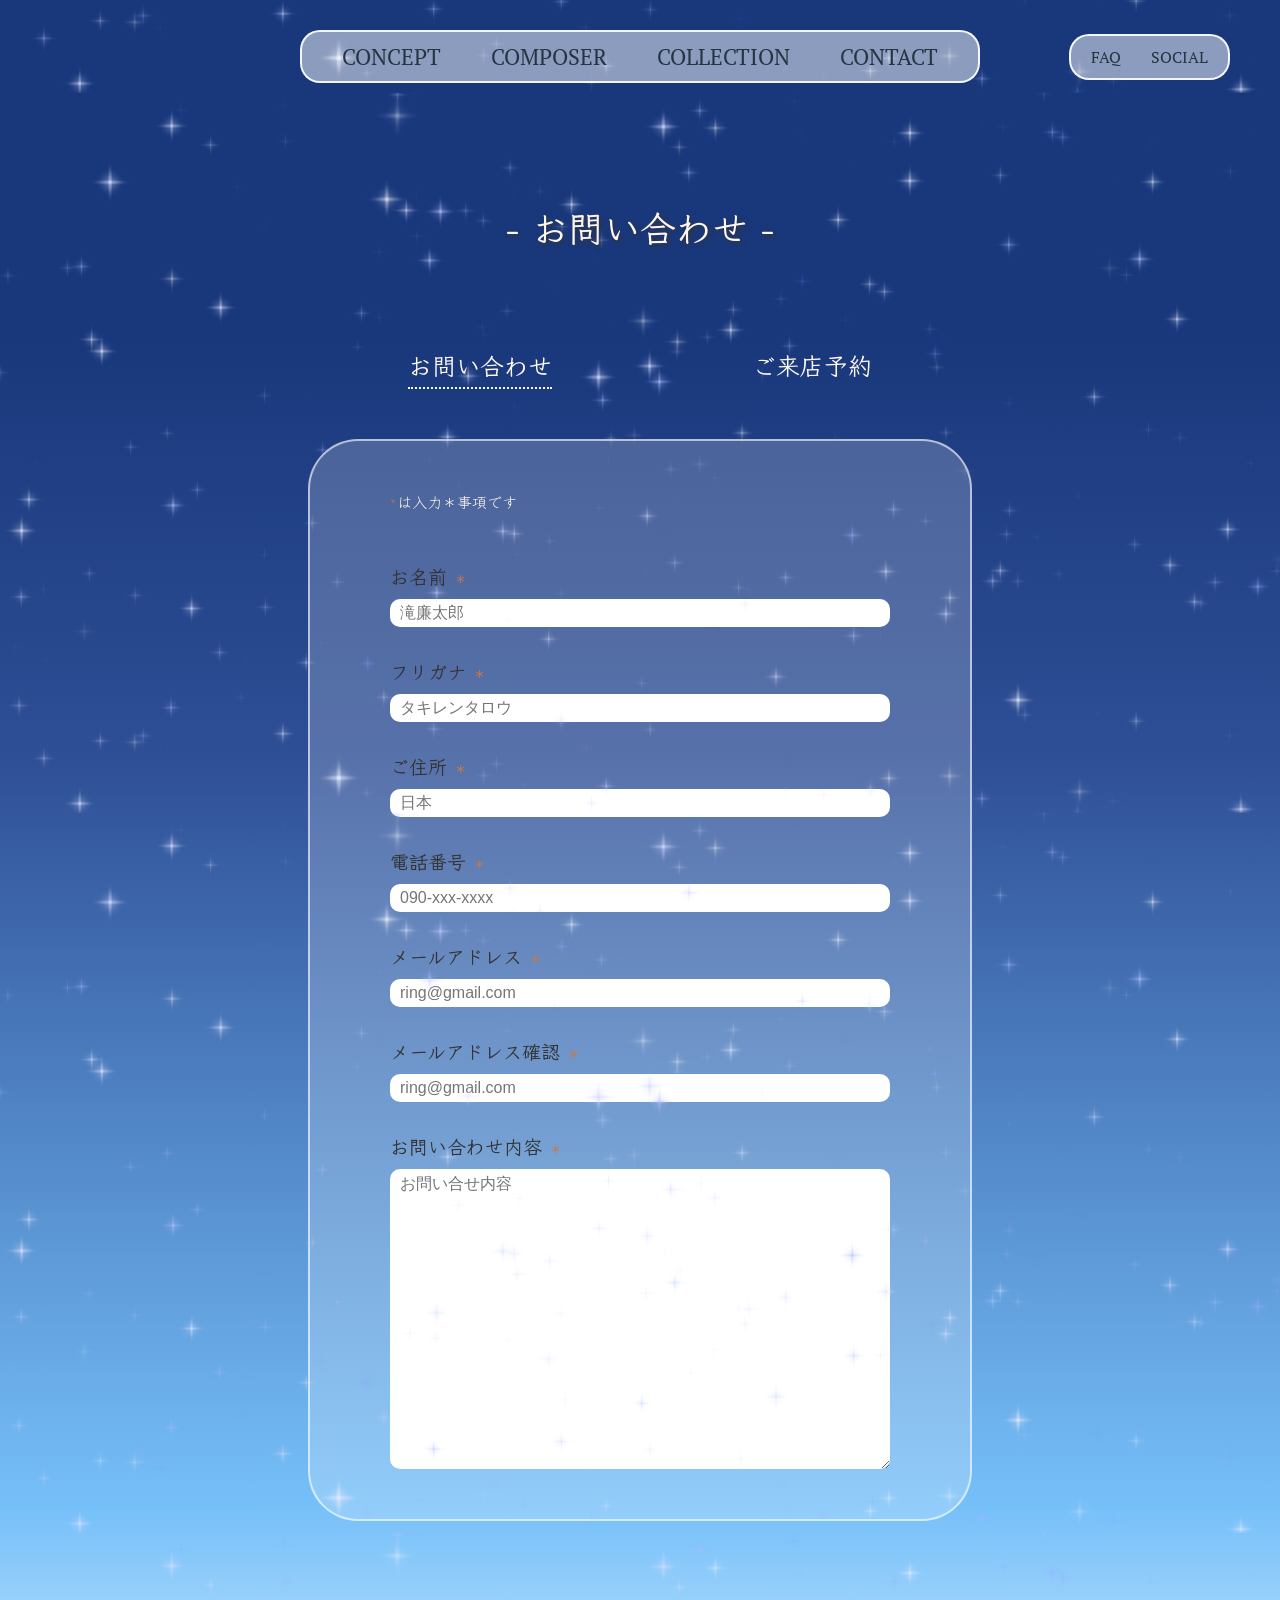
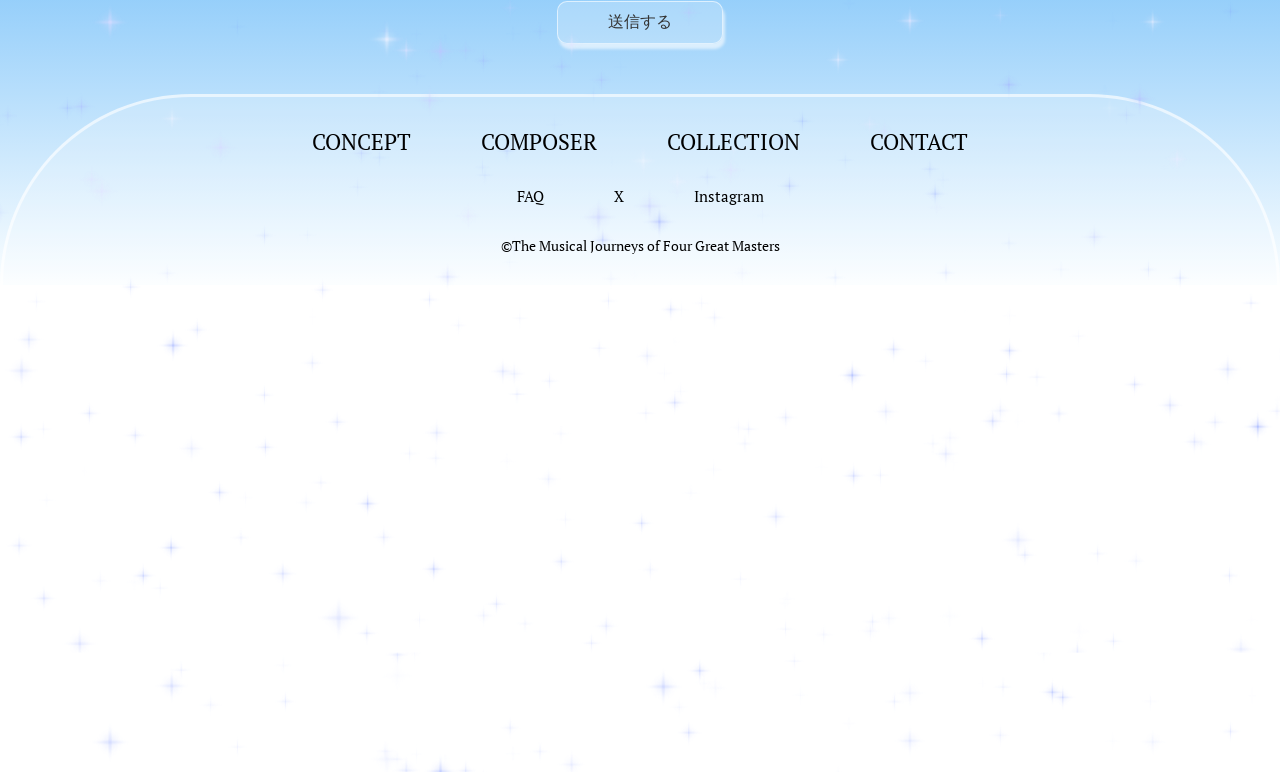
<file: contact.html>
<!DOCTYPE html>
<html lang="ja">

<head>
    <meta charset="UTF-8">
    <meta name="description" content="音楽家 タイムライン">
    <meta name="viewport" content="width=device-width, initial-scale=1.0">
    <link rel="stylesheet" href="css/contact.css">
    <link rel="preconnect" href="https://fonts.googleapis.com">
    <link rel="preconnect" href="https://fonts.gstatic.com" crossorigin>
    <link href="https://fonts.googleapis.com/css2?family=Klee+One&display=swap" rel="stylesheet">
    <link rel="preconnect" href="https://fonts.googleapis.com">
    <link rel="preconnect" href="https://fonts.gstatic.com" crossorigin>
    <link
        href="https://fonts.googleapis.com/css2?family=Klee+One&family=Noto+Serif+JP:wght@200..900&family=PT+Serif:ital,wght@0,400;0,700;1,400;1,700&display=swap"
        rel="stylesheet">
    <link rel="preconnect" href="https://fonts.googleapis.com">
    <link rel="preconnect" href="https://fonts.gstatic.com" crossorigin>
    <link
        href="https://fonts.googleapis.com/css2?family=Dancing+Script:wght@400..700&family=Klee+One&family=Noto+Serif+JP:wght@200..900&family=PT+Serif:ital,wght@0,400;0,700;1,400;1,700&display=swap"
        rel="stylesheet">
    <meta name="robots" content="noindex">
    <title>音楽家 タイムライン</title>
</head>

<body>
    <header>
        <div class="left">
            <span></span>
            <span></span>
            <span></span>
        </div>
        <nav>
            <ul>
                <li><a href="./index.html">CONCEPT</a></li>
                <li><a href="./comporsers.html">COMPOSER</a></li>
                <li><a href="./collection.html">COLLECTION</a></li>
                <li><a href="./contact.html">CONTACT</a></li>
            </ul>
        </nav>
        <div class="right">
            <ul>
                <li><a href="#">FAQ</a></li>
                <li><a href="#">SOCIAL</a>
                    <ul class="social">
                        <li><a href="https://www.X.com/BravoClassic/?locale=ja_JP" target="_blank">X</a>
                        </li>
                        <li><a href="https://www.instagram.com/bravoclassic/" target="_blank">Instagram</a></li>
                    </ul>
                </li>
            </ul>
        </div>
    </header>
    <div class="gradation" id="backbutton">
        <main>
            <div>
                <p class="backbutton">
                    <a href="#backbutton">
                        TOPに戻る
                    </a>
                </p>
            </div>
            <div class="mainInner">
                <div class="title">
                    <h1>- お問い合わせ -</h1>
                </div>
                <div class="tab">
                    <h2 class="active" data-tab="contact">お問い合わせ</h2>
                    <h2 data-tab="reservation">ご来店予約</h2>
                </div>
                <div class="content active" id="contact">
                    <p class="import"><span>*</span>は入力＊事項です</p>
                    <ul class="toiawase">
                        <li>
                            <label for="name">お名前
                                <span>＊</span>
                            </label>
                            <input type="text" id="name" name="name" placeholder="滝廉太郎">
                        </li>
                        <li>
                            <label for="name">フリガナ
                                <span>＊</span>
                            </label>
                            <input type="text" id="name1" name="name" placeholder="タキレンタロウ">
                        </li>
                        <li>
                            <label for="adress">ご住所
                                <span>＊</span>
                            </label>
                            <input type="text" id="adress" name="adress" placeholder="日本">
                        </li>
                        <li>
                            <label for="tell">電話番号
                                <span>＊</span>
                            </label>
                            <input type="text" id="tell" name="tell" placeholder="090-xxx-xxxx">
                        </li>
                        <li>
                            <label for="email">メールアドレス
                                <span>＊</span>
                            </label>
                            <input type="email" id="email" name="email" placeholder="ring@gmail.com">
                        </li>
                        <li>
                            <label for="email1">メールアドレス確認
                                <span>＊</span>
                            </label>
                            <input type="email" id="email1" name="email11" placeholder="ring@gmail.com">
                        </li>
                        <li>
                            <label for="textarea">お問い合わせ内容
                                <span>＊</span>
                            </label>
                            <textarea name="textarea" id="textarea" placeholder="お問い合せ内容"></textarea>
                        </li>
                    </ul>
                </div>
                <div class="content" id="reservation">
                    <p class="import"><span>*</span>は入力＊事項です</p>
                    <ul class="shop">
                        <li>
                            <span>＊</span>
                            <select name="shop" id="shop">
                                <option value="">ご来店希望店舗</option>
                                <option value="tokyo">東京渋谷店</option>
                                <option value="aichi">愛知名古屋店</option>
                                <option value="osaka">大阪梅田店</option>
                                <option value="fukuoka">福岡博多店</option>
                            </select>
                        </li>
                        <li>
                            <label for="visit1">第１ご来店希望日
                                <span>＊</span>
                            </label>
                            <input type="text" id="visit1" name="visit">
                        </li>
                        <li>
                            <span>＊</span>
                            <select name="time" id="time">
                                <option value="">ご来店希望日時</option>
                                <option value="tokyo">9:00~</option>
                                <option value="tokyo">11:00~</option>
                                <option value="aichi">13:00~</option>
                                <option value="osaka">15:00~</option>
                                <option value="fukuoka">17:00~</option>
                            </select>
                        </li>
                        <li>
                            <label for="visit2">第2ご来店希望日
                                <span>＊</span>
                            </label>
                            <input type="text" id="visit2" name="visit">
                        </li>
                        <li>
                            <span>＊</span>
                            <select name="time" id="time2">
                                <option value="">ご来店希望日時</option>
                                <option value="tokyo">9:00~</option>
                                <option value="tokyo">11:00~</option>
                                <option value="aichi">13:00~</option>
                                <option value="osaka">15:00~</option>
                                <option value="fukuoka">17:00~</option>
                            </select>
                        </li>
                        <li>
                            <label for="name2">お名前
                                <span>＊</span>
                            </label>
                            <input type="text" id="name2" name="name2" placeholder="滝廉太郎">
                        </li>
                        <li>
                            <label for="name3">フリガナ
                                <span>＊</span>
                            </label>
                            <input type="text" id="name3" name="name3" placeholder="タキレンタロウ">
                        </li>
                        <li>
                            <label for="adress2">ご住所
                                <span>＊</span>
                            </label>
                            <input type="text" id="adress2" name="adress2" placeholder="日本">
                        </li>
                        <li>
                            <label for="tell2">電話番号
                                <span>＊</span>
                            </label>
                            <input type="text" id="tell2" name="tell2" placeholder="090-xxx-xxxx">
                        </li>
                        <li>
                            <label for="email2">メールアドレス
                                <span>＊</span>
                            </label>
                            <input type="email" id="email2" name="email2" placeholder="ring@gmail.com">
                        </li>
                        <li>
                            <label for="email3">メールアドレス確認
                                <span>＊</span>
                            </label>
                            <input type="email" id="email3" name="email3" placeholder="ring@gmail.com">
                        </li>
                        <li>
                            <label for="textarea2">備考
                            </label>
                            <textarea name="textarea" id="textarea2" placeholder="お問い合せ内容"></textarea>
                        </li>
                    </ul>
                </div>
                <div class="send">
                    <button>送信する</button>
                </div>
            </div>
        </main>
        <footer>
            <nav>
                <ul>
                    <li><a href="./index.html">CONCEPT</a></li>
                    <li><a href="./comporsers.html">COMPOSER</a></li>
                    <li><a href="./collection.html">COLLECTION</a></li>
                    <li><a href="./contact.html">CONTACT</a></li>
                </ul>
            </nav>
            <div class="detailfooter">
                <ul>
                    <li><a href="#">FAQ</a></li>
                    <li><a href="https://www.X.com/BravoClassic/?locale=ja_JP" target="_blank">X</a></li>
                    <li><a href="https://www.instagram.com/bravoclassic/" target="_blank">Instagram</a></li>
                </ul>
            </div>
            <span>&copy;The Musical Journeys of Four Great Masters</span>
        </footer>
    </div>
    <script src="./js/script.js"></script>
</body>
</file>
<file: css/style.css>
@charset "UTF-8";

    *,
    ::before,
    ::after {
        padding: 0;
        margin: 0;
        box-sizing: border-box;
        scroll-behavior: smooth;
    }

    a {
        text-decoration: none;
        display: block;

    }

    li {
        list-style: none;
    }

    img {
        vertical-align: bottom;
        width: 100%;
    }

    :root {
        --text-color: #243441;
        --text2-color: #fff7ee;
        --familyJP-font-family: "Klee One", cursive;
        --familyEN-font-family: "PT Serif", serif;
        --familyEN2-font-family: "Dancing Script", cursive;
        --Maxwidth-max-width: 1600px;
        --bg-background-color: #1c1a17;
        --gold--color: rgb(206, 119, 65);
        --back--background-color: #e4eef1;

    }

    body {
        overflow-x: hidden;
    }

    p {
        color: var(--text-color);
    }

    header {
        width: 100%;
        padding: 0 50px;
        max-width: var(--Maxwidth-max-width);
        position: fixed;
        top: 30px;
        z-index: 100;
        display: grid;
        grid-template-columns: 1fr auto 1fr;
        align-items: center;
        animation: header 0.8s linear 3s both;
    }

    @keyframes header {
        0% {
            top: -60px;
        }

        100% {
            top: 30px;
        }
    }

    .left {
        width: 3%;
        height: 50px;
        justify-self: flex-start;
    }

    header nav ul {
        display: flex;
        align-items: center;
        justify-content: center;
        gap: 50px;
        margin: 0 auto;
        background-color: rgba(255, 255, 255, 0.5);
        border: 2px solid rgba(255, 255, 255, 0.9);
        border-radius: 20px;
        padding: 10px 40px;
    }

    header nav a {
        color: var(--text-color);
        font-size: 22px;
        font-family: var(--familyEN-font-family);
    }

    .right {
        justify-self: flex-end;
        padding: 10px 20px;
        background-color: rgba(255, 255, 255, 0.5);
        border: 2px solid rgba(255, 255, 255, 0.9);
        border-radius: 20px;
    }

    .right .social {
        display: flex;
        flex-direction: column;
        gap: 5px;
        padding: 10px 0 5px;
        clip-path: inset(0 0 100% 0);
        transition: all 0.3s;
        position: absolute;
    }

    .right li:nth-of-type(2):hover .social {
        clip-path: inset(0 0 0 0);
    }

    .right ul {
        display: flex;
        align-items: center;
        gap: 30px;
        position: relative;

    }

    .right li,
    nav ul li {
        transition: all 0.2s;
    }

    .right li:hover,
    nav li:hover {
        transform: translateY(5px);
        cursor: pointer;
    }

    .iro li,
    .iro li a {
        color: var(--text-color);
        font-family: var(--familyEN-font-family);
        font-size: 16px;
    }

    .social .sns {
        color: var(--text2-color);
    }

    .social .sns.kirikae {
        color: var(--text-color);
    }

    .huwa {
        opacity: 0;
    }

    .section1 {
        height: 100vh;
        background: url(../img/top-img2.jpg) center/cover no-repeat;
        position: relative;
        overflow: hidden;
        animation: zoom 2.6s linear both;
        margin-bottom: 200px;
    }

    @keyframes zoom {
        0% {
            opacity: 0.1;
            scale: 2;
        }

        50% {
            opacity: 0.5;
            scale: 1.5;
        }

        100% {
            opacity: 1;
            scale: 1;
        }
    }

    .section1::after {
        content: "";
        display: block;
        width: 100%;
        height: 100vh;
        background: linear-gradient(to bottom, transparent 40%, #fbfeff);
        backdrop-filter: blur(1.5px);
        position: absolute;
        top: 0;
        left: 0;
        z-index: 0;
    }

    .rings {
        position: relative;
        z-index: 100;

    }

    .ue,
    .shita {
        display: flex;
        justify-content: space-between;
        width: 66%;
        margin: -50px auto 0;
    }

    .ue {
        animation: ops 1s linear 2s both;
    }

    @keyframes ops {
        0% {
            opacity: 0;
        }

        100% {
            opacity: 1;
        }
    }

    .shita {
        width: 43%;
        margin: -50px auto;
        animation: ops 1s linear 2.5s both;
    }


    .topring {
        width: 180px;
        height: 180px;
        display: grid;
        place-content: center;
        background-image: radial-gradient(rgba(255, 255, 255, 1), transparent);
        border-radius: 50%;
    }

    .topring img {
        object-fit: contain;
        width: 160px;
        height: 160px;
        border-radius: 50%;
    }

    .backbutton {
        display: inline-block;
        cursor: pointer;
        background-color: rgba(255, 255, 255, 0.7);
        font-family: var(--familyJP-font-family);
        color: #000;
        transition: all 0.2s;
        display: grid;
        place-items: center;
        border-radius: 50%;
        width: 120px;
        aspect-ratio: 1/1;
        position: fixed;
        bottom: 30px;
        right: 20px;
        z-index: 9999;
        transition: all 0.2s;
        opacity: 0;

    }

    .backbutton.look {
        opacity: 1;
    }

    .backbutton:hover {
        background-color: rgba(255, 255, 255, 0.3);
    }

    .text1 {
        font-family: var(--familyJP-font-family);
        text-shadow: 2px 2px 1px #333;
        color: var(--text2-color);
        position: relative;
        z-index: 200;
        text-align: center;
        padding-top: 250px;
        clip-path: inset(0 0 100% 0);
        animation: toptext 2s linear 0.5s both;
    }

    @keyframes toptext {
        0% {
            clip-path: inset(0 100% 0 0);
        }

        100% {
            clip-path: inset(0 0 0 0);
        }
    }

    h1 {
        font-size: 60px;
        font-family: var(--familyEN2-font-family);
        padding-bottom: 15px;
    }

    .text1 p {
        color: var(--text2-color);
        font-size: 28px;
        font-family: var(--familyJP-font-family);
    }

    .ringCollection {
        padding: 80px 0 60px;
        position: relative;
    }

    .ringCollection .top,
    .ringCollection .bottom {
        overflow: hidden;
        display: flex;

    }

    .ringCollection .top {
        gap: 80px;

    }

    .ringCollection .bottom ul:nth-of-type(2) {
        margin-left: 80px;
    }

    .ringCollection .top ul,
    .ringCollection .bottom ul {
        display: flex;
        gap: 80px;
        width: max-content;
        animation: nagare 30s linear infinite .5s both;
    }

    .ringCollection .bottom ul {
        animation: hantai 30s linear infinite .5s both;
    }

    @keyframes nagare {
        0% {
            transform: translateX(0);
        }

        100% {
            transform: translateX(-100%);
        }
    }

    @keyframes hantai {
        0% {
            transform: translateX(-100%);
        }

        100% {
            transform: translateX(0);
        }
    }


    .ringCollection .bottom ul {
        margin-left: 130px;
    }

    .ringCollection ul li img {
        width: 150px;
        border-radius: 50%;
        object-fit: cover;
        filter: saturate(20%);
        transition: all 0.2s;
    }

    .ringCollection ul li img:hover {
        filter: saturate(80%);
    }

    .gradation {
        background: linear-gradient(180deg, #fbfeff 23%, #76c0f9 50%, #2e4e95 70%, #19387c 100%);
        position: relative;
        z-index: 0;

    }

    #tamesi {
        cursor: pointer;
    }

    .gradation::after {
        content: "";
        display: block;
        background: url(../img/bluekirakira2.png) center/contain repeat-y;
        height: 590vh;
        width: 100%;
        max-width: 2000px;
        position: absolute;
        top: 100vh;
        left: 0;
        z-index: 1;
        pointer-events: none;
        /* 疑似要素をcss変数で動かしている */
        transform: translate3d(0, var(--ky, 0px), 0);
        will-change: transform;
    }

    .gradation>* {
        position: relative;
        z-index: 2;
    }

    .poem {
        text-align: center;
        color: var(--text-color);
        position: relative;
        overflow: hidden;
        padding-bottom: 250px;

    }

    .poem::before {
        content: "";
        display: block;
        background: url(../img/gold.png) center/cover no-repeat;
        rotate: 220deg;
        width: 600px;
        height: 600px;
        position: absolute;
        left: -150px;
        bottom: -100px;
        z-index: 0;
    }

    .poem::after {
        content: "";
        display: block;
        background: url(../img/gold.png) center/cover no-repeat;
        width: 600px;
        height: 600px;
        position: absolute;
        right: -180px;
        bottom: 300px;
        z-index: 0;
    }


    .poem h2 {
        font-size: 50px;
        font-family: var(--familyEN2-font-family);
        letter-spacing: 2px;
        padding: 0 0 80px;
        color: rgb(229, 198, 23);
    }


    .poemcontent {
        display: flex;
        flex-direction: column;
        gap: 40px;

    }

    .poem p {
        font-size: 21px;
        font-family: var(--familyJP-font-family);
        line-height: 2.8;
    }


    .border {
        position: absolute;
        bottom: 0;
        left: 50%;

    }

    .border img {
        width: 2px;
        height: 190px;
    }

    .border::after {
        content: "";
        display: block;
        width: 6px;
        aspect-ratio: 1/1;
        transform: rotate(45deg);
        background-color: rgb(198, 175, 43);
        position: absolute;
        top: 10px;
        left: -2px;
        z-index: 500;
        animation: sitasen 3s ease-in infinite;
    }

    .listenMusic {
        width: 80%;
        margin: 0 auto;
        padding: 180px 0 280px;
        /* padding-bottom: 280px; */
        color: var(--text-color);
        font-family: var(--familyJP-font-family);
        position: relative;
    }

    .categorytitle,
    .collectiontitle {
        text-align: center;
        color: var(--text2-color);
        text-shadow: 1px 1px 1px #333;
        width: 500px;
        margin: 0 auto 60px;
        padding: 5px 0;
        background-color: rgba(255, 255, 255, 0.2);
        border-radius: 30px;
        border: 2px solid rgba(255, 255, 255, 0.6);
    }

    .listenMusic h2,
    .collection h2 {
        text-align: center;
        font-size: 50px;
        font-family: var(--familyEN2-font-family);
        font-weight: 1000;
        display: inline-block;
    }

    .categorytitle span,
    .collectiontitle span {
        display: block;
        font-family: var(--familyJP-font-family);
        font-size: 20px;
    }

    .listenMusic .annai {
        padding-bottom: 100px;
        color: var(--text-color);
    }

    .category li {
        width: 60%;
        margin: 0 auto 50px;
        background-color: rgba(255, 255, 255, 0.2);
        padding: 20px 50px;
        border-radius: 30px;
        border: 2px solid rgba(255, 255, 255, 0.6);
        transition: all 0.2s;
    }

    .category li:hover {
        cursor: pointer;
        scale: 1.05;
        background-color: rgba(68, 16, 111, 0.3);

    }

    .category li a {
        display: grid;
        grid-template-columns: 1fr 1fr 1fr;
        gap: 50px;
        justify-content: space-around;
    }

    .categoryleft img {
        width: 130px;
    }

    .categorycenter p {
        color: var(--text2-color);
    }

    .categorycenter h3 {
        color: var(--text2-color);
        font-family: var(--familyEN2-font-family);
        padding-bottom: 15px;
        font-size: 40px;
    }

    .categoryright img {
        width: 130px;
        border-radius: 50%;
    }

    .listenMusic .button,
    .collection .button {
        display: block;
        width: 240px;
        text-align: center;
        color: var(--text2-color);
        font-family: var(--familyJP-font-family);
        font-size: 18px;
        background-color: rgba(255, 255, 255, 0.2);
        border: 2px solid rgba(255, 255, 255, 0.6);
        padding: 15px 0;
        margin: 0 auto;
        position: relative;
        transition: all 0.2s;

    }

    .collection .button {
        width: 270px;
    }

    .collection button {
        width: 280px;
    }


    .listenMusic .button::after,
    .collection .button::after {
        content: "";
        display: block;
        width: 0;
        height: 0;
        border-width: 8px;
        border-style: solid;
        border-color: transparent transparent transparent rgba(255, 255, 255, 0.5);
        position: absolute;
        top: 22px;
        right: 10px;
        transition: all 0.5s;

    }

    .listenMusic .button:hover,
    .collection .button:hover {
        background-color: rgba(68, 16, 111, 0.3);
    }

    .listenMusic button:hover::after,
    .collection button:hover::after {
        transform: translateX(8px);

    }

    .collection {
        margin: 0 auto;
        padding: 120px 0 200px;
    }

    .collectiontitle {
        margin: 0 auto 60px;
        color: var(--text2-color);
        text-shadow: 1px 1px 1px #333;
    }

    .collection span {
        font-family: var(--familyEN-font-family);
    }

    .annai {
        width: 80%;
        margin: 0 auto;
        text-align: center;
        line-height: 3;
        color: var(--text2-color);
        font-family: var(--familyJP-font-family);
        font-size: 20px;
    }

    .br {
        display: none;
    }

    @keyframes sitasen {
        0% {
            top: 0;
            opacity: 0;
        }

        20% {
            opacity: 0.2;
        }

        40% {
            opacity: 0.6;

        }

        50% {
            opacity: 1;
        }

        100% {
            top: 100%;
            opacity: 0;
        }
    }

    footer {
        background-color: rgba(255, 255, 255, 0.2);
        padding: 30px 0;
        border-radius: 200px 200px 0 0;
        border: 3px solid rgba(255, 255, 255, 0.6);
        border-bottom: transparent;
        text-align: center;
        color: var(--text-color);
        display: flex;
        flex-direction: column;
        gap: 30px;
    }

    footer h3 {
        font-family: var(--familyJP-font-family);
        font-size: 40px;
    }

    footer nav ul {
        display: flex;
        justify-content: center;
        gap: 70px;
    }

    footer nav li a {
        font-family: var(--familyEN-font-family);
        color: var(--text-color);
        font-size: 22px;
        color: #000;
    }

    .detailfooter ul {
        display: flex;
        justify-content: center;
        gap: 70px;
        font-size: 15px;
        font-family: var(--familyEN-font-family);
    }

    .detailfooter li a {
        color: #000;
    }

    footer span {
        font-size: 14px;
        font-family: var(--familyEN-font-family);
        color: #000;

    }

    /* @media screen and (max-width: 2000px) {
        header {
            max-width: 2000px;
        }
    } */
    @media screen and (max-width: 2000px) {
        header {
            max-width: 2000px;
        }
    }

    @media screen and (max-width: 1200px) {

        header .left {
            display: none;
        }

        header {
            display: flex;
            justify-content: space-between;
        }

        header nav {
            width: 80%;
        }

        header li a {
            font-size: 20px;
        }

        .topring img {
            width: 130px;
        }

        .topring {
            width: 140px;
            height: 140px;
        }

        .ue {
            width: 300px;
            margin: 70px auto 0;
        }

        .shita {
            display: none;
        }

        .category li {
            width: 90%;
        }

        .gradation::after {
            height: 650vh;
        }
    }

    @media screen and (max-width: 1024px) {
        header {
            /* padding: 0 20px; */
            animation: header 0s;
            position: static;
        }

        header .left {
            display: block;
            width: 50px;
            height: 50px;
            background: rgba(275, 275, 275, 0.5);
            border: 2px solid rgba(255, 255, 255, 0.9);
            border-radius: 50%;
            position: fixed;
            top: 26px;
            right: 200px;
            z-index: 500;
            opacity: 1;

        }

        .left span {
            width: 30px;
            height: 0.8px;
            background-color: #333;
            position: absolute;
            top: 50%;
            left: 8px;
        }

        .left span:first-of-type {
            top: 35%;
        }

        .left span:nth-of-type(3) {
            top: 65%;
        }

        .left.open,
        .right.open {
            background: rgba(255, 255, 255, 0.9);
            position: fixed;
            top: 30px;
        }

        .left.open span:first-of-type {
            transform: rotate(45deg);
            top: 50%;
        }

        .left.open span:nth-of-type(2) {
            background-color: transparent;
        }

        .left.open span:nth-of-type(3) {
            transform: rotate(-45deg);
            top: 50%;
        }

        header nav ul {
            width: 100vw;
            height: 100vh;
            display: flex;
            flex-direction: column;
            gap: 40px;
            position: fixed;
            top: 0;
            right: 0;
            left: 0;
            padding: 0;
            margin: 0;
            z-index: 401;
            background-color: var(--back--background-color);
            opacity: 0;
            border-radius: 0;
            border: none;
            transform: translateX(100%);
        }

        header nav ul.open {
            opacity: 1;
            pointer-events: auto;
        }

        .right {
            position: fixed;
            top: 30px;
            right: 15px;
            z-index: 401;
        }

        .right ul {
            gap: 10px;
        }

        .gradation::after {
            height: 670vh;
        }

        .categorytitle,
        .collectiontitle {
            width: 80%;
        }

        .category li {
            width: 100%;
        }

        .poem p {
            font-size: 20px;
        }

        .annai {
            width: 100%;
            font-size: 18px;
        }

        footer {
            border-radius: 50px 50px 0 0;
        }

        .backbutton {
            width: 100px;
        }

    }


    @media screen and (max-width: 768px) {

        header .left {
            right: 170px;
        }

        h1 {
            font-size: 56px;
        }

        .section1 {
            margin-bottom: 150px;
        }

        .gradation::after {
            height: 650vh;
        }

        .poem h2 {
            font-size: 42px;
        }

        .poem p {
            font-size: 18px;
            line-height: 2.2;
        }

        .poem::before {
            left: -200px;
        }

        .poem::after {
            right: -230px;
            bottom: 220px;
        }

        .listenMusic {
            padding: 80px 0 250px;
        }

        .annai {
            font-size: 17px;
        }

        .category li:last-of-type h3 {
            font-size: 24px;
        }

        .br {
            display: block;
        }

        .category li {
            margin: 0 auto 20px;
            padding: 20px;
        }

        .category li a {
            gap: 10px;
            justify-content: space-between;
        }

        footer nav ul {
            gap: 30px;
        }

        footer nav li a {
            font-size: 18px;
        }
    }

    @media screen and (max-width: 570px) {

        .gradation::after {
            height: 440vh;
        }

        .backbutton {
            width: 80px;
            font-size: 12px;
        }

        header .left {
            right: 150px;
        }

        .iro li,
        .iro li a {
            font-size: 12px;
        }

        .section1 {
            width: 100svw;
            height: 100svh;
            margin-bottom: 100px;
        }

        .text1 {
            padding-top: 180px;
        }

        h1 {
            font-size: 30px;
        }

        .text1 p {
            font-size: 18px;
        }

        .poem {
            padding-bottom: 150px;
        }

        .poem h2 {
            font-size: 28px;
        }

        .poemcontent {
            gap: 20px;
        }

        .poem p {
            font-size: 14px;
        }

        .poem::after,
        .poem::before {
            width: 300px;
        }

        .border img {
            width: 1.5px;
            height: 130px;
        }

        .border::after {
            width: 5px;
            left: -1.62px;
        }

        .category li a {
            gap: 20px;
        }

        .listenMusic {
            padding: 60px 0 150px;
        }

        .listenMusic h2,
        .collectiontitle h2 {
            font-size: 24px;
        }

        .listenMusic span,
        .collectiontitle span {
            font-size: 14px;
        }

        .annai {
            font-size: 14px;
            line-height: 2;
        }

        .listenMusic .annai {
            padding-bottom: 50px;
        }

        .category li:last-of-type {
            margin-bottom: 50px;
        }

        .category li h3 {
            font-size: 24px;
        }

        .categoryleft {
            grid-column: 3/4;
            grid-row: 1/2;
        }

        .categorycenter {
            grid-column: 1/3;
            grid-row: 1/2;

        }

        .categorycenter p {
            font-size: 14px;
        }

        .categoryright {
            display: none;
        }

        .categoryleft img {
            width: 80px;
        }

        .collection {
            padding: 60px 0 100px;
        }

        .ringCollection {
            padding: 40px 0;
        }

        .ringCollection ul li img {
            width: 80px;
        }

        .listenMusic .button,
        .collection .button {
            width: 160px;
            font-size: 14px;
            padding: 8px 0;
        }

        .collection .button {
            width: 200px;
        }

        .listenMusic .button::after,
        .collection .button::after {
            top: 10px;
            right: 0;
        }

        footer {
            padding: 20px;
            gap: 10px;
        }

        footer nav ul {
            gap: 10px;
        }

        footer nav li a {
            font-size: 14px;
        }

        .detailfooter ul {
            gap: 30px;
            font-size: 12px;
        }

        footer span {
            font-size: 10px;
        }
    }
</file>
<file: css/collection.css>
@charset "UTF-8";

*,
::before,
::after {
    padding: 0;
    margin: 0;
    box-sizing: border-box;
    scroll-behavior: smooth;
}

a {
    text-decoration: none;
    display: block;

}

li {
    list-style: none;
}

img {
    vertical-align: bottom;
    width: 100%;
    object-fit: cover;

}

:root {
    --text-color: #fff7ee;
    --text2-color: #243441;
    --familyJP-font-family: "Klee One", cursive;
    --familyEN-font-family: "PT Serif", serif;
    --familyEN2-font-family: "Dancing Script", cursive;
    --Maxwidth-max-width: 1600px;
    --bg-background-color: #1c1a17;
    --gold--color: rgb(206, 119, 65);
    --back--background-color: #e4eef1;

}

p {
    color: var(--text-color);
}

header {
    width: 100%;
    padding: 0 50px;
    max-width: var(--Maxwidth-max-width);
    position: fixed;
    top: 30px;
    z-index: 100;
    display: grid;
    grid-template-columns: 1fr auto 1fr;
    align-items: center;
}

.left {
    width: 100px;
    height: 50px;
    justify-self: flex-start;
}

header nav ul {
    display: flex;
    align-items: center;
    justify-content: center;
    gap: 50px;
    margin: 0 auto;
    background-color: rgba(255, 255, 255, 0.5);
    border: 2px solid rgba(255, 255, 255, 0.9);
    border-radius: 20px;
    border-radius: 20px;
    padding: 10px 40px;
}

header ul a {
    color: var(--text2-color);
    font-size: 22px;
    font-family: var(--familyEN-font-family);
}

.name h2 {
    font-size: 60px;
    text-align: center;
    padding-bottom: 60px;

}

header .right {
    justify-self: flex-end;
    padding: 10px 20px;
    background-color: rgba(255, 255, 255, 0.5);
    border: 2px solid rgba(255, 255, 255, 0.9);
    border-radius: 20px;

}

.right .social {
    display: flex;
    flex-direction: column;
    gap: 5px;
    clip-path: inset(0 0 100% 0);
    transition: all 0.3s;
    position: absolute;
}

.right li:nth-of-type(2):hover .social {
    clip-path: inset(0 0 0 0);
}

.right ul {
    display: flex;
    align-items: center;
    gap: 30px;
    position: relative;
}

.right li,
nav ul li {
    transition: all 0.2s;
}

.right li:hover,
nav li:hover {
    transform: translateY(5px);
}

.right ul li,
.right ul li a {
    color: var(--text2-color);
    font-family: var(--familyEN-font-family);
    font-size: 16px;
}

.gradation {
    background: linear-gradient(180deg, #19387c 8%, #2e4e95 30%, #76c0f9 70%, #fbfeff 100%);
    position: relative;
    z-index: 0;
}

.gradation::after {
    content: "";
    display: block;
    background: url(../img/bluekirakira2.png) center/contain repeat-y;
    height: 536vh;
    width: 100%;
    max-width: 2000px;
    position: absolute;
    top: 0;
    left: 0;
    z-index: 1;
    pointer-events: none;
    transform: translate3d(0, var(--ky, 0px), 0);
    will-change: transform;

}

.gradation>* {
    position: relative;
    z-index: 2;
}

.top {
    width: 80%;
    max-width: 1400px;
    margin: 0 auto;
    padding: 150px 0 0;
}

.title {
    color: var(--text-color);
    text-shadow: 2px 2px 1px #333;
    font-family: var(--familyEN2-font-family);
    white-space: nowrap;
    text-align: center;
}

.title span {
    display: block;
    font-size: 24px;
}

h1 {
    font-size: 70px;
    color: var(--text-color);
    font-family: var(--familyEN2-font-family);
}

.comporserInner {
    width: 80%;
    max-width: 1200px;
    margin: 0 auto;
    padding-top: 80px;
}

.comporserInner .list {
    display: flex;
    justify-content: space-around;
    gap: 50px;
}

.comporserContent {
    border-radius: 100px 100px 20px 20px;
    background: linear-gradient(to bottom, #fff7ee 30%, rgba(255, 255, 255, 0.2));
    height: 450px;
    transition: all 0.2s;
}

.comporserContent.active {
    background: linear-gradient(to bottom, rgba(255, 255, 255, 0.4) 20%, #19387c);

}

.comporserContent:hover {
    background-color: rgba(255, 255, 255, 0.4);

}

.backbutton {
    cursor: pointer;
    background-color: rgba(255, 255, 255, 0.7);
    display: grid;
    place-items: center;
    border-radius: 50%;
    width: 120px;
    aspect-ratio: 1/1;
    position: fixed;
    bottom: 30px;
    right: 20px;
    z-index: 500;
    z-index: 100;
    transition: all 0.2s;
    opacity: 0;
}

.backbutton.look {
    opacity: 1;
}

.backbutton:hover {
    background-color: rgba(255, 255, 255, 0.3);
}

.backbutton a {
    font-family: var(--familyJP-font-family);
    color: #000;
    transition: all 0.2s;
}

.kao img {
    scale: 1.05;
}

.list .comporserContent:nth-of-type(1),
.list .comporserContent:nth-of-type(4) {
    margin-top: -40px;
}

.list .comporserContent:nth-of-type(2),
.list .comporserContent:nth-of-type(3) {
    margin-top: 50px;
}

.kao {
    padding-bottom: 35px;
}

.kao img {
    width: 200px;
    transition: all 0.2s;

}

.playlist {
    display: flex;
    flex-direction: column;
    gap: 15px;

}

.playlist li {
    transition: all 0.2s;
    cursor: pointer;
}

.playlist li:hover {
    transform: translateY(5px);
}

.playlist a {
    color: var(--text2-color);
    /* text-shadow: 1px 1px 1px #333; */
    text-align: center;
    font-family: var(--familyEN-font-family);
    font-size: 20px;
}

.collectionContent {
    width: 80%;
    max-width: 1200px;
    margin: 0 auto 200px;
}

.commun {
    display: none;
    flex-direction: column;
    gap: 200px;
}

.commun.active {
    display: flex;
}

.commun .communInner {
    display: flex;
    gap: 100px;
    background: linear-gradient(to right, rgba(255, 255, 255, 0.1) 50%, #fff7ee);
    border-radius: 300px 300px 20px 20px;
    border: 3px solid rgba(255, 255, 255, 0.6);
    height: 670px;
    overflow: hidden;

}

.commun .hidari {
    width: 50%;
    position: relative;
    z-index: 50;
}

.hidari a {
    height: 650px;
    position: relative;
    z-index: 100;

}

.hidari img {
    height: 100%;
    object-fit: contain;
}

.commun .migi {
    width: 50%;
    color: var(--text-color);
    font-family: var(--familyJP-font-family);
    padding-top: 80px;
    position: relative;
}

.name {
    padding-top: 150px;
}

.name h2 {
    color: var(--text-color);
}

h2 {
    font-size: 40px;
    color: var(--text2-color);
    font-family: var(--familyEN2-font-family)
}

.kyoku {
    font-family: var(--familyEN-font-family);
    display: block;
    font-size: 16px;
    color: var(--text2-color);
    padding-bottom: 40px;
}

h3 {
    color: var(--text2-color);
    font-size: 18px;
    padding-bottom: 50px;
}

dl {
    display: flex;
    width: 80%;
    flex-wrap: wrap;
    color: var(--text2-color);
}

dl dt {
    width: 20%;
    padding-bottom: 15px;
    border-bottom: 1px solid rgba(255, 255, 255, 0.6);
    font-size: 20px;
}

dl dd {
    font-size: 18px;
    width: 80%;
    padding-bottom: 15px;
    border-bottom: 1px solid rgba(255, 255, 255, 0.6);
}

.select {
    display: block;
    font-size: 13px;
    color: var(--text2-color);
    text-shadow: none;
    padding-top: 3px;
}

dl dt:first-of-type,
dl dd:first-of-type {
    margin-bottom: 20px;
}

dl dt:nth-of-type(2),
dl dd:nth-of-type(2) {
    margin-bottom: 20px;
}

dl dt:nth-of-type(2) span:nth-of-type(2) {
    padding-left: 10px;
}

.seibetu,
.tax {
    font-size: 15px;
    display: inline-block;
    padding-right: 5px;
}

.tax {
    padding-right: 0;
}

.sankou {
    display: flex;
    gap: 30px;
}

.back {
    width: 130px;
    aspect-ratio: 1/1;
    display: grid;
    place-items: center;
    background-color: #fff7ee;
    border-radius: 50%;
    transition: all 0.3s;
}

.back:hover {
    background-color: rgba(255, 255, 255, 0.4);
}

.sankou img {
    display: inline-block;
    object-fit: contain;
    width: 120px;
    aspect-ratio: 1/1;
}

.sankou img:first-of-type {
    width: 90px;
    aspect-ratio: 1/1;
}

.contact {
    position: absolute;
    left: 24%;
    bottom: 20px;
}

.contact a {
    width: fit-content;
    color: var(--text2-color);
    font-size: 18px;
    position: relative;
    padding: 8px 40px;
    border: 1px solid #243441;
    transition: scale 0.2s;

}

.contact:hover {
    background: rgba(0, 0, 0, 0.1);
}

footer {
    background-color: rgba(255, 255, 255, 0.2);
    padding: 30px 0;
    border-radius: 200px 200px 0 0;
    border: 3px solid rgba(255, 255, 255, 0.6);
    border-bottom: transparent;
    text-align: center;
    color: var(--text-color);
    display: flex;
    flex-direction: column;
    gap: 30px;
}

footer h3 {
    font-family: var(--familyJP-font-family);
    font-size: 40px;
}

footer nav ul {
    display: flex;
    justify-content: center;
    gap: 70px;
}

footer nav li a {
    font-family: var(--familyEN-font-family);
    color: var(--text-color);
    font-size: 22px;
    color: #000;
}

.detailfooter ul {
    display: flex;
    justify-content: center;
    gap: 70px;
    font-size: 15px;
    font-family: var(--familyEN-font-family);
}

.detailfooter li a {
    color: #000;
}

footer span {
    font-size: 14px;
    font-family: var(--familyEN-font-family);
    color: #000;

}

@media screen and (max-width: 2000px) {
    header {
        max-width: 2000px;
    }
}

@media screen and (max-width: 1200px) {
    .comporserInner .list {
        display: grid;
        grid-template-columns: repeat(2, 1fr);
        gap: 100px;
        width: fit-content;
        margin: 0 auto;

    }

    .comporserContent {
        width: 200px;
    }

    .list .comporserContent:nth-of-type(2),
    .list .comporserContent:nth-of-type(3),
    .list .comporserContent:nth-of-type(1),
    .list .comporserContent:nth-of-type(4) {
        margin-top: 0;
    }
}


@media screen and (max-width: 1200px) {

    header .left {
        display: none;
    }

    header {
        display: flex;
        justify-content: space-between;
    }

    header nav {
        width: 80%;
    }

    header li a {
        font-size: 20px;
    }

}

@media screen and (max-width: 1024px) {
    header {
        /* padding: 0 20px; */
        animation: header 0s;
        position: static;
    }

    header .left {
        display: block;
        width: 50px;
        height: 50px;
        background: rgba(275, 275, 275, 0.5);
        border: 2px solid rgba(255, 255, 255, 0.9);
        border-radius: 50%;
        position: fixed;
        top: 26px;
        right: 200px;
        z-index: 500;
        opacity: 1;

    }

    .left span {
        width: 30px;
        height: 0.8px;
        background-color: #333;
        position: absolute;
        top: 50%;
        left: 9px;
    }

    .left span:first-of-type {
        top: 35%;
    }

    .left span:nth-of-type(3) {
        top: 65%;
    }

    .left.open,
    .right.open {
        background: rgba(255, 255, 255, 0.9);
        position: fixed;
        top: 30px;
    }

    .left.open span:first-of-type {
        transform: rotate(45deg);
        top: 50%;
    }

    .left.open span:nth-of-type(2) {
        background-color: transparent;
    }

    .left.open span:nth-of-type(3) {
        transform: rotate(-45deg);
        top: 50%;
    }

    header nav ul {
        width: 100%;
        height: 100vh;
        display: flex;
        flex-direction: column;
        gap: 40px;
        position: fixed;
        top: 0;
        right: 0;
        left: 0;
        padding: 0;
        margin: 0;
        z-index: 401;
        background-color: var(--back--background-color);
        opacity: 0;
        border-radius: 0;
        border: none;
        transform: translateX(100%);
    }

    header nav ul.open {
        opacity: 1;
        pointer-events: auto;
    }

    header .right {
        position: fixed;
        top: 30px;
        right: 15px;
        z-index: 401;
    }

    header.right ul {
        gap: 10px;
    }


    footer {
        border-radius: 50px 50px 0 0;

    }

    .backbutton {
        width: 100px;
    }

    .commun .communInner {
        border-radius: 0;
        flex-direction: column;
        gap: 0;
        height: 725px;
    }

    .commun .hidari,
    .commun .migi {
        width: 100%;
    }

    .hidari,
    .migi {
        display: grid;
        place-items: center;
    }

    .hidari img {
        width: 30%;
        aspect-ratio: 1/1;
    }

    .commun .migi {
        padding-top: 0;

    }

    .kyoku {
        padding-bottom: 10px;
    }

    h3 {
        padding-bottom: 20px;
    }

    .back {
        width: 100px;
    }

    .contact {
        bottom: -50px;
        left: 50%;
        transform: translateX(-50%);
    }

    .contact a {
        font-size: 16px;
        padding: 5px 20px;
    }
}

@media screen and (max-width: 900px) {

    .contact {
        bottom: -90px;
    }

    h1 {
        font-size: 50px;
    }


    footer {
        border-radius: 50px 50px 0 0;
    }
}

@media screen and (max-width: 768px) {
    .hidari img {
        width: 40%;
    }

    .contact {
        bottom: -50px;
    }

    header {
        padding: 0 20px;
    }

    footer nav ul {
        gap: 30px;
    }

    footer nav li a {
        font-size: 18px;
    }


}

@media screen and (max-width: 600px) {

    header .left{
        right: 175px;
    }
    .right ul li,
    .right ul li a {
        font-size: 12px;
    }

    h1 {
        font-size: 36px;
    }

    .title span {
        font-size: 20px;
    }

    .comporserInner {
        width: 90%;
    }

    .comporserInner .list {
        gap: 50px;
        width: 100%;
    }

    .comporserContent,
    .kao img {
        width: 150px;
    }

    .comporserContent {
        height: 400px;
    }

    .collectionContent {
        width: 90%;
        margin: 0 auto 80px;
    }

    h3 {
        font-size: 16px;
    }

    .kyoku {
        font-size: 14px;
    }

    dl dt {
        font-size: 18px;
    }

    dl dd {
        font-size: 16px;
    }

    .sankou {
        gap: 15px;
    }

    .back {
        width: 90px;
    }

    .sankou img:first-of-type {
        width: 80px;
    }

    .contact a {
        font-size: 14px;
        padding: 3px 15px;
    }

    footer nav ul {
        gap: 10px;
    }

    .name {
        padding-top: 100px;
    }

    .name h2 {
        font-size: 48px;
    }

    .commun {
        gap: 60px;
    }

    .commun .communInner {
        height: 620px;
    }

    .backbutton {
        width: 80px;
        font-size: 12px;
    }

    footer {
        padding: 20px;
        gap: 10px;
    }

    footer nav li a {
        font-size: 14px;
    }

    .detailfooter ul {
        gap: 30px;
        font-size: 12px;
    }

    footer span {
        font-size: 10px;
    }

}
</file>
<file: css/contact.css>
@charset "utf-8";

*,
::before,
::after {
    padding: 0;
    margin: 0;
    box-sizing: border-box;
    scroll-behavior: smooth;

}

a {
    text-decoration: none;
    display: block;

}

li {
    list-style: none;
}

img {
    vertical-align: bottom;
    width: 100%;

}

:root {
    --text-color: #fff7ee;
    --text2-color: #243441;
    --familyJP-font-family: "Klee One", cursive;
    --familyEN-font-family: "PT Serif", serif;
    --familyEN2-font-family: "Dancing Script", cursive;
    --Maxwidth-max-width: 1600px;
    --back--background-color: #e4eef1;


}

header {
    width: 100%;
    padding: 0 50px;
    max-width: var(--Maxwidth-max-width);
    position: fixed;
    top: 30px;
    z-index: 100;
    display: grid;
    grid-template-columns: 1fr auto 1fr;
    align-items: center;
}

.left {
    width: 100px;
    height: 50px;
    justify-self: flex-start;
}

header nav ul {
    display: flex;
    align-items: center;
    justify-content: center;
    gap: 50px;
    margin: 0 auto;
    background-color: rgba(255, 255, 255, 0.5);
    border: 2px solid rgba(255, 255, 255, 0.9);
    border-radius: 20px;
    padding: 10px 40px;
}

header ul a {
    color: var(--text2-color);
    font-size: 22px;
    font-family: var(--familyEN-font-family);
}

.right {
    justify-self: flex-end;
    padding: 10px 20px;
    background-color: rgba(255, 255, 255, 0.5);
    border: 2px solid rgba(255, 255, 255, 0.9);
    border-radius: 20px;

}

.right .social {
    display: flex;
    flex-direction: column;
    gap: 5px;
    clip-path: inset(0 0 100% 0);
    transition: all 0.3s;
    position: absolute;
}

.right li:nth-of-type(2):hover .social {
    clip-path: inset(0 0 0 0);
}

.right ul {
    display: flex;
    align-items: center;
    gap: 30px;
    position: relative;
}

.right li,
nav ul li {
    transition: all 0.2s;
}

.right li:hover,
nav li:hover {
    transform: translateY(5px);
}

.right ul li,
.right ul li a {
    color: var(--text2-color);
    font-family: var(--familyEN-font-family);
    font-size: 16px;
}

.gradation {
    background: linear-gradient(180deg, #19387c 18%, #2e4e95 40%, #76c0f9 80%, #fbfeff 100%);
    position: relative;
    z-index: 0;
}

.gradation::after {
    content: "";
    display: block;
    background: url(../img/bluekirakira2.png) center/contain repeat-y;
    width: 100%;
    height: 270vh;
    max-width: 2000px;
    position: absolute;
    top: 0;
    left: 0;
    z-index: 1;
    pointer-events: none;
    transform: translate3d(0, var(--ky, 0px), 0);
    will-change: transform;

}

main {
    width: 70%;
    max-width: var(--Maxwidth-max-width);
    margin: 0 auto;
    padding: 50px 30px;
    border-radius: 30px;
    font-family: var(--familyJP-font-family);
}

.backbutton {
    cursor: pointer;
    background-color: rgba(255, 255, 255, 0.7);
    display: grid;
    place-items: center;
    border-radius: 50%;
    width: 120px;
    aspect-ratio: 1/1;
    position: fixed;
    bottom: 30px;
    right: 20px;
    z-index: 500;
    z-index: 100;
    transition: all 0.2s;
    opacity: 0;

}

.backbutton.look {
    opacity: 1;
}

.backbutton:hover {
    background-color: rgba(255, 255, 255, 0.3);
}

.backbutton a {
    font-family: var(--familyJP-font-family);
    color: #000;
    transition: all 0.2s;
}

.title {
    color: var(--text-color);
    text-shadow: 2px 2px 5px #333;
    padding-top: 150px;
    position: relative
}


h1 {
    text-align: center;
    font-size: 36px;
    padding-bottom: 15px;
}

.tab {
    display: flex;
    justify-content: space-around;
    padding: 80px 0 50px;
}

.tab h2 {
    color: var(--text-color);
    padding-bottom: 5px;
    cursor: pointer;
}

.tab h2.active {
    border-bottom: 2px dotted #fff7ee;

}

.content {
    color: #333;
    background-color: rgba(255, 255, 255, 0.2);
    padding: 50px 80px;
    border-radius: 50px;
    border: 2px solid rgba(255, 255, 255, 0.6);
    display: none;
}

.content.active {
    display: block;
}

.import {
    color: var(--text-color);
    font-size: 15px;
    padding-bottom: 50px;
}

.mainInner {
    display: grid;
    place-content: center;
}

.select li {
    display: flex;
    flex-direction: row-reverse;
    justify-content: left;

}

.selecter {
    padding-bottom: 20px;
}

.selecter p,
li label {
    padding-bottom: 10px;
    font-size: 19px;
    font-weight: bold;

}

.select {
    display: flex;
    gap: 30px;
}

.select li {
    padding-bottom: 10px;
}

.select li input {
    display: inline-block;
    margin-right: 10px;
}

.toiawase li,
.shop li {
    display: flex;
    flex-direction: column;
    padding-bottom: 30px;
}

li:nth-last-of-type(1) {
    padding-bottom: 0;
}

li textarea {
    height: 300px;
    display: grid;
    position: relative;
}

li textarea::placeholder {
    position: absolute;
    top: 5px;
    left: 10px;
}

input,
textarea {
    padding: 5px 10px;
    font-size: 16px;
    width: 500px;
    border-radius: 10px;
    border: none;
}

span {
    font-size: 13px;
    color: rgb(206, 119, 65);
}

select {
    display: block;
    height: 32px;
    padding: 5px 10px;
    border-radius: 10px;
    border: none;
    font-size: 16px;

}

.send {
    text-align: center;
    padding-top: 80px;
}

.send button {
    padding: 10px 50px;
    font-size: 16px;
    border-radius: 10px;
    border: 1px solid rgba(255, 255, 255, 0.6);
    background-color: rgba(255, 255, 255, 0.2);
    color: #333;
    box-shadow: 2px 5px 3px rgba(255, 255, 255, 0.6);
    transition: all 0.2s;
}

.send button:hover {
    box-shadow: 0 0 0 rgba(255, 255, 255, 0.6);
    transform: translateY(5px);

}

footer {
    background-color: rgba(255, 255, 255, 0.2);
    padding: 30px 0;
    border-radius: 200px 200px 0 0;
    border: 3px solid rgba(255, 255, 255, 0.6);
    border-bottom: transparent;
    text-align: center;
    color: var(--text-color);
    display: flex;
    flex-direction: column;
    gap: 30px;
}

footer h3 {
    font-family: var(--familyJP-font-family);
    font-size: 40px;
}

footer nav ul {
    display: flex;
    justify-content: center;
    gap: 70px;
}

footer nav li a {
    font-family: var(--familyEN-font-family);
    color: var(--text-color);
    font-size: 22px;
    color: #000;
}

.detailfooter ul {
    display: flex;
    justify-content: center;
    gap: 70px;
    font-size: 15px;
    font-family: var(--familyEN-font-family);
}

.detailfooter li a {
    color: #000;
}

footer span {
    font-size: 14px;
    font-family: var(--familyEN-font-family);
    color: #000;

}

@media screen and (max-width: 2000px) {
    header {
        max-width: 2000px;
    }
}

@media screen and (max-width: 1200px) {

    header .left {
        display: none;
    }

    header {
        display: flex;
        justify-content: space-between;
    }

    header nav {
        width: 70%;
    }

    header li a {
        font-size: 20px;
    }


}

@media screen and (max-width: 1024px) {
    header {
        /* padding: 0 20px; */
        animation: header 0s;
        position: static;
    }

    header .left {
        display: block;
        width: 50px;
        height: 50px;
        background: rgba(275, 275, 275, 0.5);
        border: 2px solid rgba(255, 255, 255, 0.9);
        border-radius: 50%;
        position: fixed;
        top: 26px;
        right: 200px;
        z-index: 500;
        opacity: 1;

    }

    .left span {
        width: 30px;
        height: 0.8px;
        background-color: #333;
        position: absolute;
        top: 50%;
        left: 9px;
    }

    .left span:first-of-type {
        top: 35%;
    }

    .left span:nth-of-type(3) {
        top: 65%;
    }

    .left.open,
    .right.open {
        background: rgba(255, 255, 255, 0.9);
        position: fixed;
        top: 30px;
    }

    .left.open span:first-of-type {
        transform: rotate(45deg);
        top: 50%;
    }

    .left.open span:nth-of-type(2) {
        background-color: transparent;
    }

    .left.open span:nth-of-type(3) {
        transform: rotate(-45deg);
        top: 50%;
    }

    header nav ul {
        width: 100%;
        height: 100vh;
        display: flex;
        flex-direction: column;
        gap: 40px;
        position: fixed;
        top: 0;
        right: 0;
        left: 0;
        padding: 0;
        margin: 0;
        z-index: 401;
        background-color: var(--back--background-color);
        opacity: 0;
        border-radius: 0;
        border: none;
        transform: translateX(100%);
    }

    header nav ul.open {
        opacity: 1;
        pointer-events: auto;
    }

    header .right {
        position: fixed;
        top: 30px;
        right: 15px;
        z-index: 401;
    }

    header.right ul {
        gap: 10px;
    }


    footer {
        border-radius: 50px 50px 0 0;

    }

    .backbutton {
        width: 100px;
    }

}



@media screen and (max-width: 756px) {
    main {
        width: 90%;
    }

    .mainInner {
        display: block;
        width: 100%;
    }

    header {
        padding: 0 20px;
    }

    .content,
    input {
        width: 100%;
        margin: 0 auto;
    }

    textarea {
        width: 100%;
    }

    footer nav li a {
        font-size: 18px;
    }
}

@media screen and (max-width: 600px) {
    main {
        padding: 50px 0;
    }

    .gradation::after {
        height: 195vh;
    }

    .right ul li,
    .right ul li a {
        font-size: 12px;
    }

    header .left {
        right: 175px;
    }

    .title {
        padding-top: 80px;
    }

    h1 {
        font-size: 24px;
    }

    ::-webkit-input-placeholder {
        font-size: 14px;
    }

    .tab {
        padding: 40px 0 30px;
    }

    .tab h2 {
        font-size: 18px;
    }

    .import {
        padding-bottom: 20px;
    }

    li label {
        font-size: 16px;
        padding-bottom: 10px;
    }

    .toiawase li,
    .shop li {
        padding-bottom: 15px;
    }

    li textarea {
        height: 200px;
    }

    .send {
        padding-top: 50px;
    }

    .send button {
        font-size: 14px;
    }

    .content {
        padding: 30px 20px;
    }

    .button a {
        font-size: 14px;
        padding: 10px 30px;
    }

    .backbutton {
        width: 80px;
        font-size: 12px;
    }

    footer {
        padding: 20px;
        gap: 10px;
    }

    footer nav ul {
        gap: 10px;
    }

    footer nav li a {
        font-size: 14px;
    }

    .detailfooter ul {
        gap: 30px;
        font-size: 12px;
    }

    footer span {
        font-size: 10px;
    }


}
</file>
